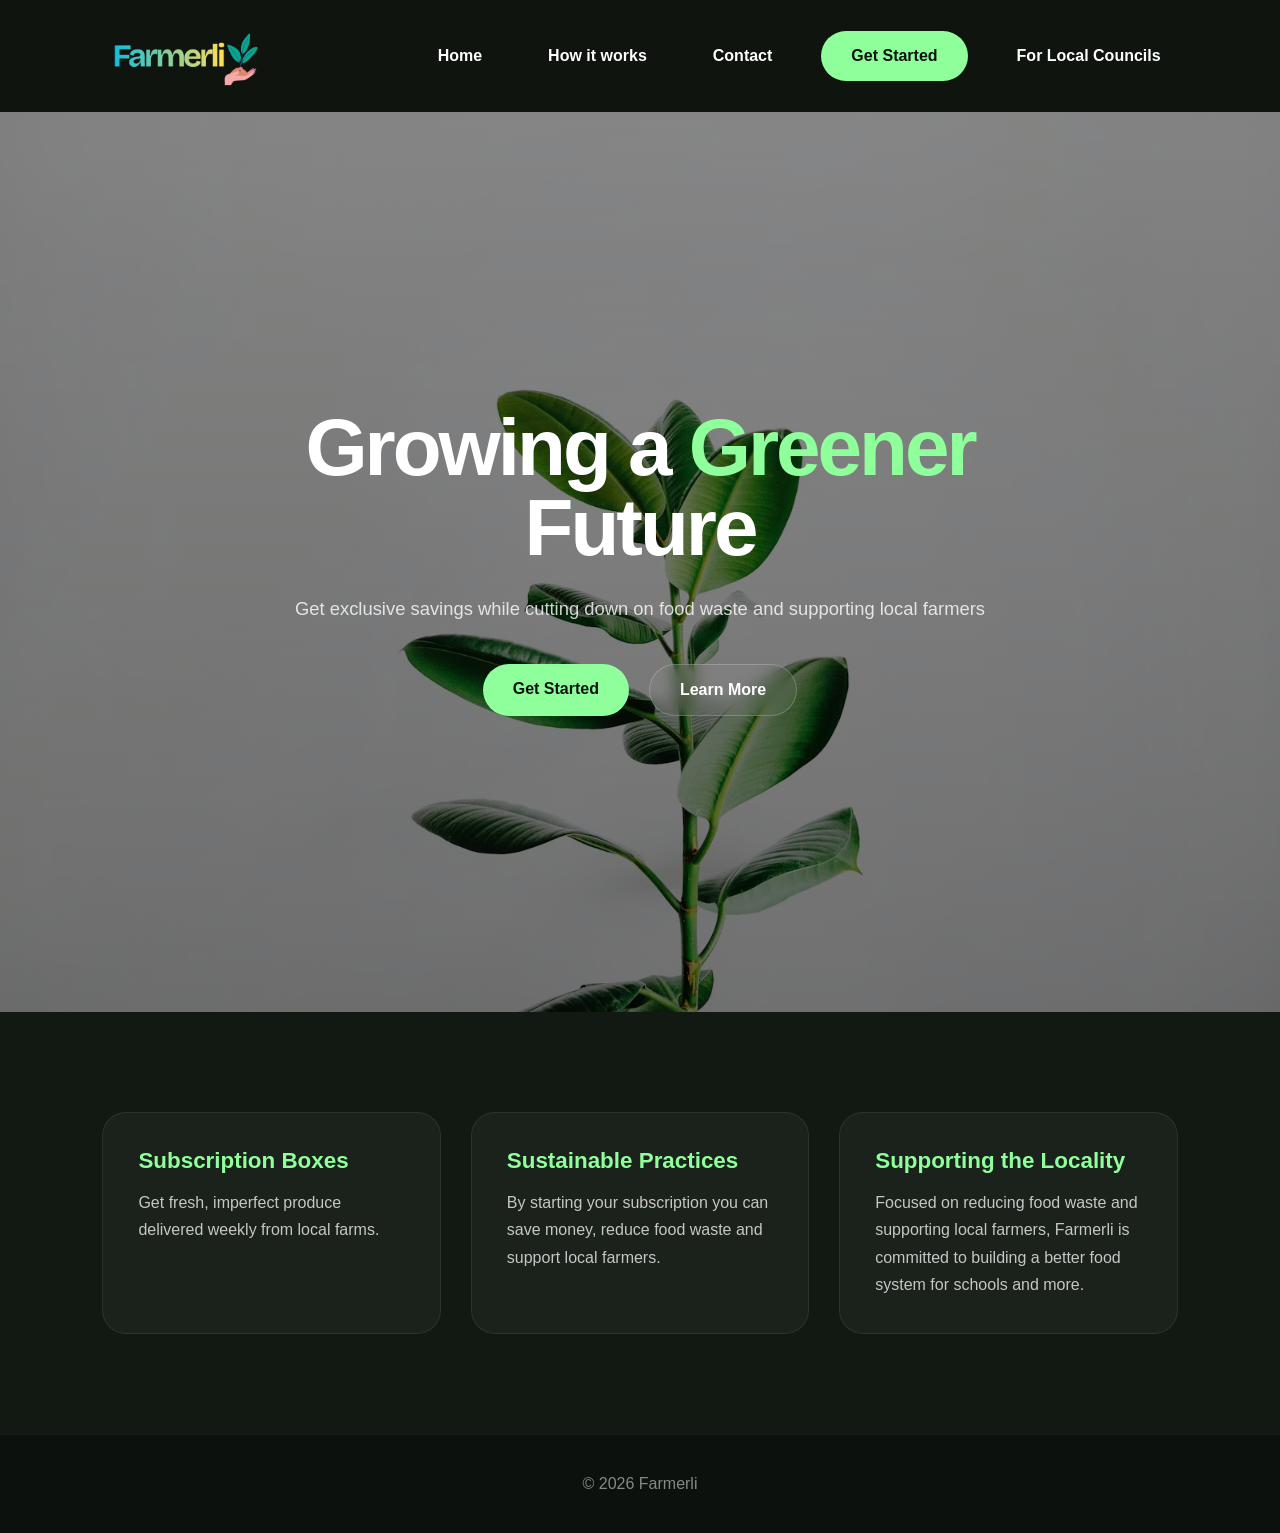
<file: index.html>
<!DOCTYPE html>
<html lang="en">
<head>
  <meta charset="UTF-8" />
  <meta name="viewport" content="width=device-width, initial-scale=1.0" />
  <title>Farmerli — Home</title>
    <link rel="stylesheet" href="styles.css">
  </head>
<body>

<button class="menu-btn" onclick="toggleDrawer()">
</button>

<div class="top">
  <img class="top-logo" src="images/farmerli_logo.png" alt="Farmerli Logo">
  <div class="top-links">
    <a href="index.html" class="top-btn">Home</a>
    <a href="how-it-works.html" class="top-btn">How it works</a>
    <a href="contact.html" class="top-btn">Contact</a>
    <a href="subscription.html" class="btn btn-primary">Get Started</a>
    <a class="top-btn" href="programmes.html">For Local Councils</a>
  </div>
</div>

<nav class="drawer" id="drawer">
  <img class="drawer-logo" src="images/farmerli_logo.png" alt="Farmerli Logo">

  <a href="index.html" class="drawer-btn">Home</a>
  <a href="how-it-works.html" class="drawer-btn">How it works</a>
  <a href="subscription.html" class="drawer-btn">Get Started</a>
  <a href="programmes.html" class="drawer-btn">For Local Councils</a>
  <a href="contact.html" class="drawer-btn">Contact</a>
</nav>

  <section class="hero">
    <img
      class="hero-image"
      src="images/plant-hero.jpg"
      alt="Fresh produce and plants"
    >

    <div class="hero-overlay"></div>

    <div class="hero-content">
      <h1>
        Growing a <span class="green-highlight">Greener</span> Future
      </h1>

      <p>
        Get exclusive savings while cutting down on food waste and supporting local farmers
      </p>

      <div class="hero-buttons">
        <a href="subscription.html" class="btn btn-primary">Get Started</a>
        <a href="how-it-works.html" class="btn btn-secondary">Learn More</a>
      </div>
    </div>

  </section>

  <section class="features">

    <div class="card">
      <h3>Subscription Boxes</h3>
      <p>
        Get fresh, imperfect produce delivered weekly from local farms.
      </p>
    </div>

    <div class="card">
      <h3>Sustainable Practices</h3>
      <p>
        By starting your subscription you can save money, reduce food waste and support local farmers. 
      </p>
    </div>

    <div class="card">
      <h3>Supporting the Locality</h3>
      <p>
        Focused on reducing food waste and supporting local farmers, Farmerli is committed to building a better food system for schools and more.
      </p>
    </div>

  </section>

  <footer class="legal-copy">
    © 2026 Farmerli
  </footer>
<script src="javascript/drawer.js"></script>
</body>
</html>
</file>
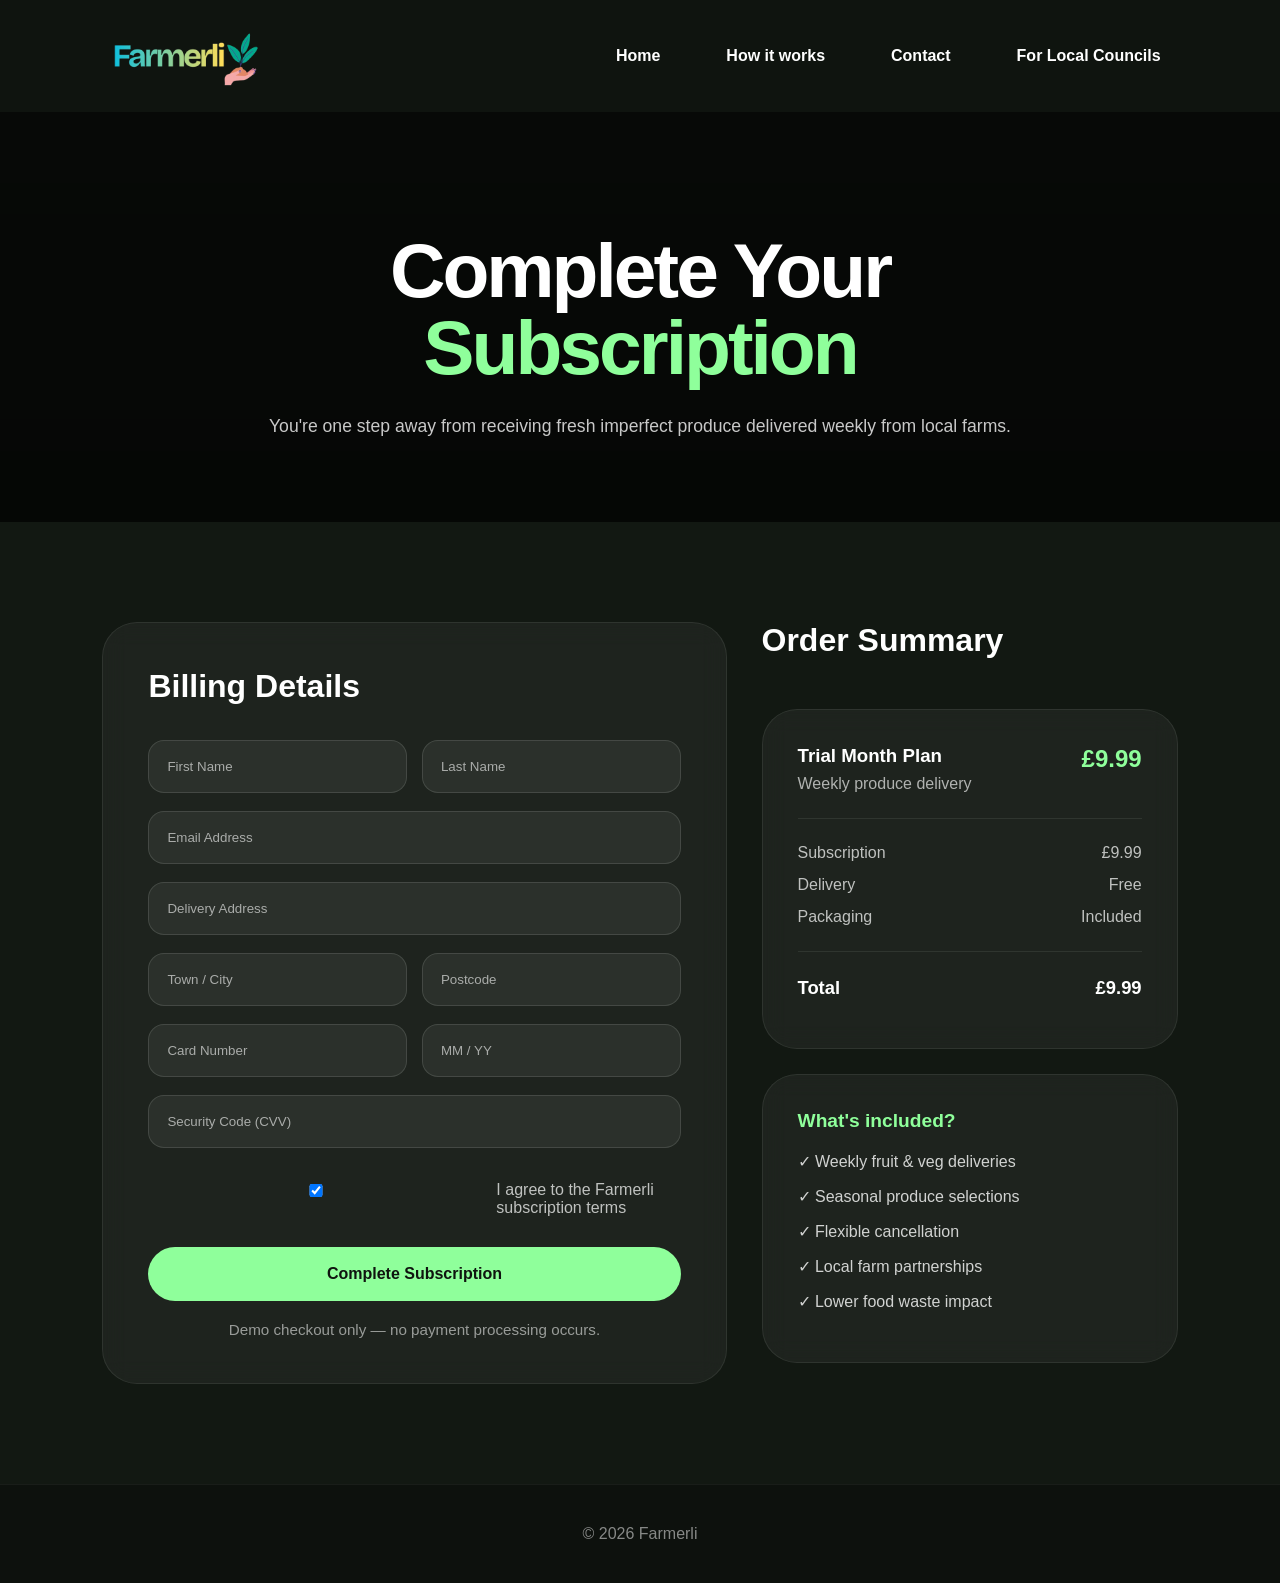
<file: checkout.html>
<!DOCTYPE html>
<html lang="en">
<head>
  <meta charset="UTF-8" />
  <meta name="viewport" content="width=device-width, initial-scale=1.0" />
  <title>Farmerli — Checkout</title>
  <link rel="stylesheet" href="styles.css" />
</head>
<body>

<!-- MOBILE MENU -->
<button class="menu-btn" onclick="toggleDrawer()"></button>

<!-- TOP NAV -->
<div class="top">
  <img class="top-logo" src="images/farmerli_logo.png" alt="Farmerli Logo">

  <div class="top-links">
    <a href="index.html" class="top-btn">Home</a>
    <a href="how-it-works.html" class="top-btn">How it works</a>
    <a href="contact.html" class="top-btn">Contact</a>
    <a href="programmes.html" class="top-btn">For Local Councils</a>
  </div>
</div>

<!-- MOBILE DRAWER -->
<nav class="drawer" id="drawer">
  <img class="drawer-logo" src="images/farmerli_logo.png" alt="Farmerli Logo">

  <a href="index.html" class="drawer-btn">Home</a>
  <a href="how-it-works.html" class="drawer-btn">How it works</a>
  <a href="programmes.html" class="drawer-btn">For Local Councils</a>
  <a href="contact.html" class="drawer-btn">Contact</a>
</nav>

<!-- HERO -->
<section class="checkout-hero">

  <div class="checkout-hero-content">
    <h1>
      Complete Your <span class="green-highlight">Subscription</span>
    </h1>

    <p>
      You're one step away from receiving fresh imperfect produce
      delivered weekly from local farms.
    </p>
  </div>

</section>

<!-- CHECKOUT -->
<section class="checkout-section">

  <!-- FORM -->
  <div class="checkout-form-box">

    <h2>Billing Details</h2>

    <form>

      <div class="checkout-row">
        <input type="text" placeholder="First Name">
        <input type="text" placeholder="Last Name">
      </div>

      <input type="email" placeholder="Email Address">

      <input type="text" placeholder="Delivery Address">

      <div class="checkout-row">
        <input type="text" placeholder="Town / City">
        <input type="text" placeholder="Postcode">
      </div>

      <div class="checkout-row">
        <input type="text" placeholder="Card Number">
        <input type="text" placeholder="MM / YY">
      </div>

      <input type="text" placeholder="Security Code (CVV)">

      <div class="fake-checkbox">
        <input type="checkbox" checked>
        <label>
          I agree to the Farmerli subscription terms
        </label>
      </div>

      <button type="button" class="checkout-btn">
        Complete Subscription
      </button>

      <p class="demo-note">
        Demo checkout only — no payment processing occurs.
      </p>

    </form>

  </div>

  <!-- SUMMARY -->
  <div class="summary-box">

    <h2>Order Summary</h2>

    <div class="summary-card">

      <div class="summary-top">
        <div>
          <h3>Trial Month Plan</h3>
          <p>Weekly produce delivery</p>
        </div>

        <span class="summary-price">
          £9.99
        </span>
      </div>

      <div class="summary-divider"></div>

      <div class="summary-row">
        <span>Subscription</span>
        <span>£9.99</span>
      </div>

      <div class="summary-row">
        <span>Delivery</span>
        <span>Free</span>
      </div>

      <div class="summary-row">
        <span>Packaging</span>
        <span>Included</span>
      </div>

      <div class="summary-divider"></div>

      <div class="summary-total">
        <span>Total</span>
        <span>£9.99</span>
      </div>

    </div>

    <div class="summary-info">

      <h4>What's included?</h4>

      <ul>
        <li>✓ Weekly fruit & veg deliveries</li>
        <li>✓ Seasonal produce selections</li>
        <li>✓ Flexible cancellation</li>
        <li>✓ Local farm partnerships</li>
        <li>✓ Lower food waste impact</li>
      </ul>

    </div>

  </div>

</section>

<footer class="legal-copy">
  © 2026 Farmerli
</footer>

<script src="javascript/drawer.js"></script>

</body>
</html>
</file>
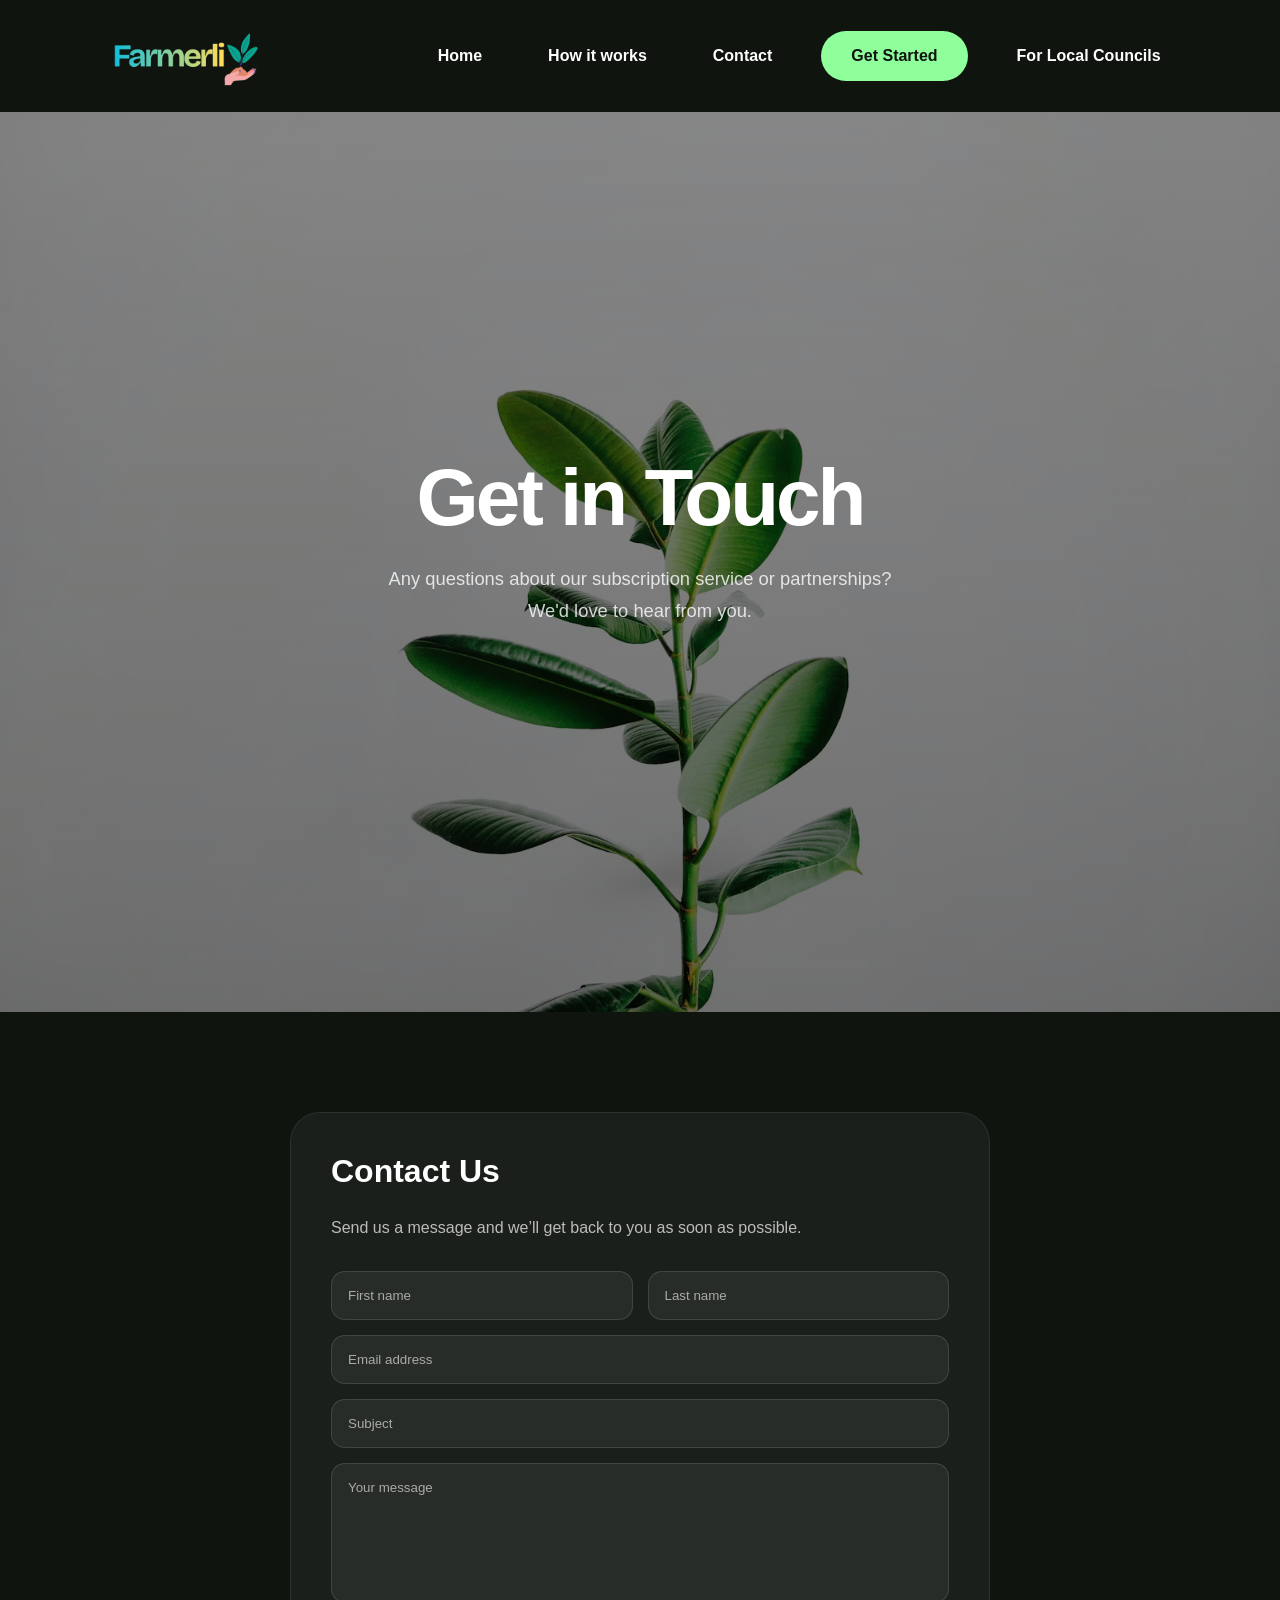
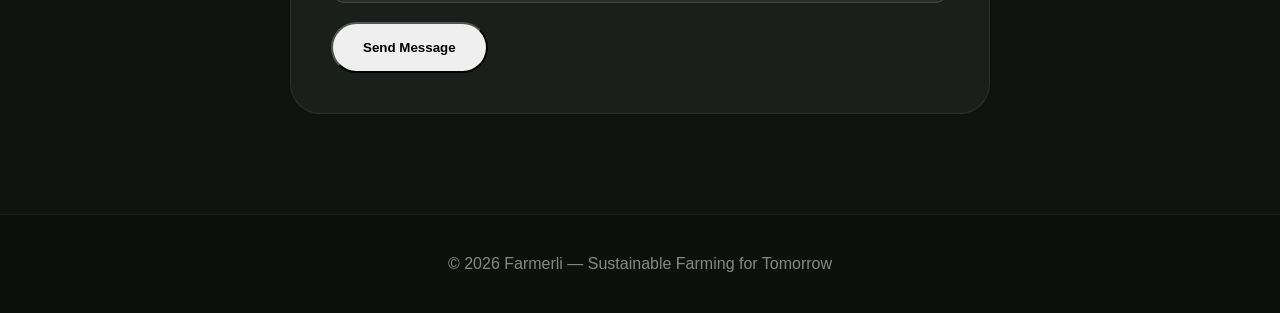
<file: contact.html>
<!DOCTYPE html>
<html lang="en">
<head>
    <meta charset="UTF-8" />
    <meta name="viewport" content="width=device-width, initial-scale=1.0" />
    <title>Farmerli — Contact</title>
    <link rel="stylesheet" href="styles.css">
    </head>
<body>

<button class="menu-btn" onclick="toggleDrawer()">
</button>

<div class="top">
  <img class="top-logo" src="images/farmerli_logo.png" alt="Farmerli Logo">
  <div class="top-links">
    <a href="index.html" class="top-btn">Home</a>
    <a href="how-it-works.html" class="top-btn">How it works</a>
    <a href="contact.html" class="top-btn">Contact</a>
    <a href="subscription.html" class="btn btn-primary">Get Started</a>
    <a class="top-btn" href="programmes.html">For Local Councils</a>
  </div>
</div>

<nav class="drawer" id="drawer">
  <img class="drawer-logo" src="images/farmerli_logo.png" alt="Farmerli Logo">

  <a href="index.html" class="drawer-btn">Home</a>
  <a href="how-it-works.html" class="drawer-btn">How it works</a>
  <a href="subscription.html" class="drawer-btn">Get Started</a>
  <a href="programmes.html" class="drawer-btn">For Local Councils</a>
  <a href="contact.html" class="drawer-btn">Contact</a>
</nav>

  <section class="hero">
    <img
      class="hero-image"
      src="images/plant-hero.jpg"
      alt="Fresh produce and plants"
    >

    <div class="hero-overlay"></div>
    <div class="hero-content">
      <h1>Get in <span>Touch</span></h1>
      <p>
        Any questions about our subscription service or partnerships?
        <br>
        We'd love to hear from you.
      </p>
    </div>
  </section>

  <section class="contact">
    <div class="form-box">

      <h2>Contact Us</h2>
      <p>
        Send us a message and we’ll get back to you as soon as possible.
      </p>

      <form>

        <div class="row">
          <input type="text" placeholder="First name" />
          <input type="text" placeholder="Last name" />
        </div>

        <input type="email" placeholder="Email address" />

        <input type="text" placeholder="Subject" />

        <textarea placeholder="Your message"></textarea>

        <button class="btn" type="submit">Send Message</button>

      </form>

    </div>
  </section>

  <footer>
    © 2026 Farmerli — Sustainable Farming for Tomorrow
  </footer>

</body>
</html>
</file>
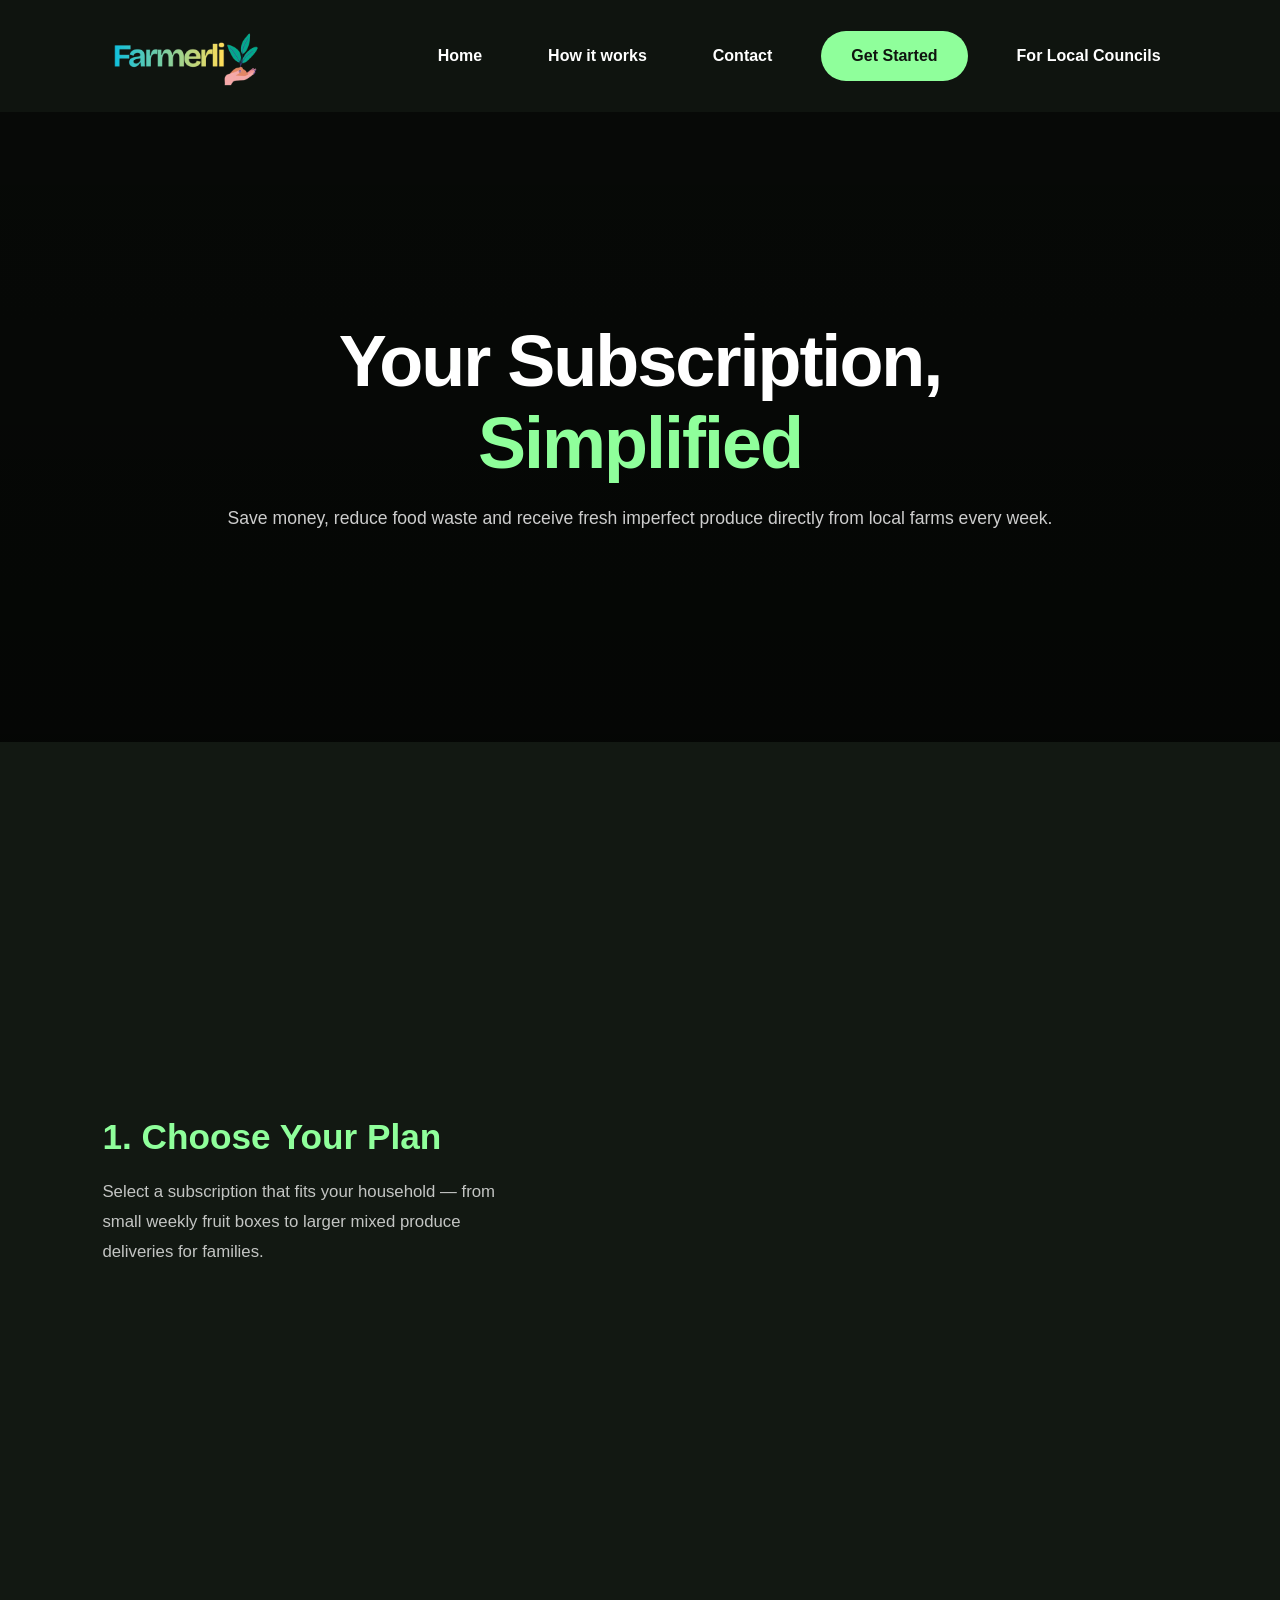
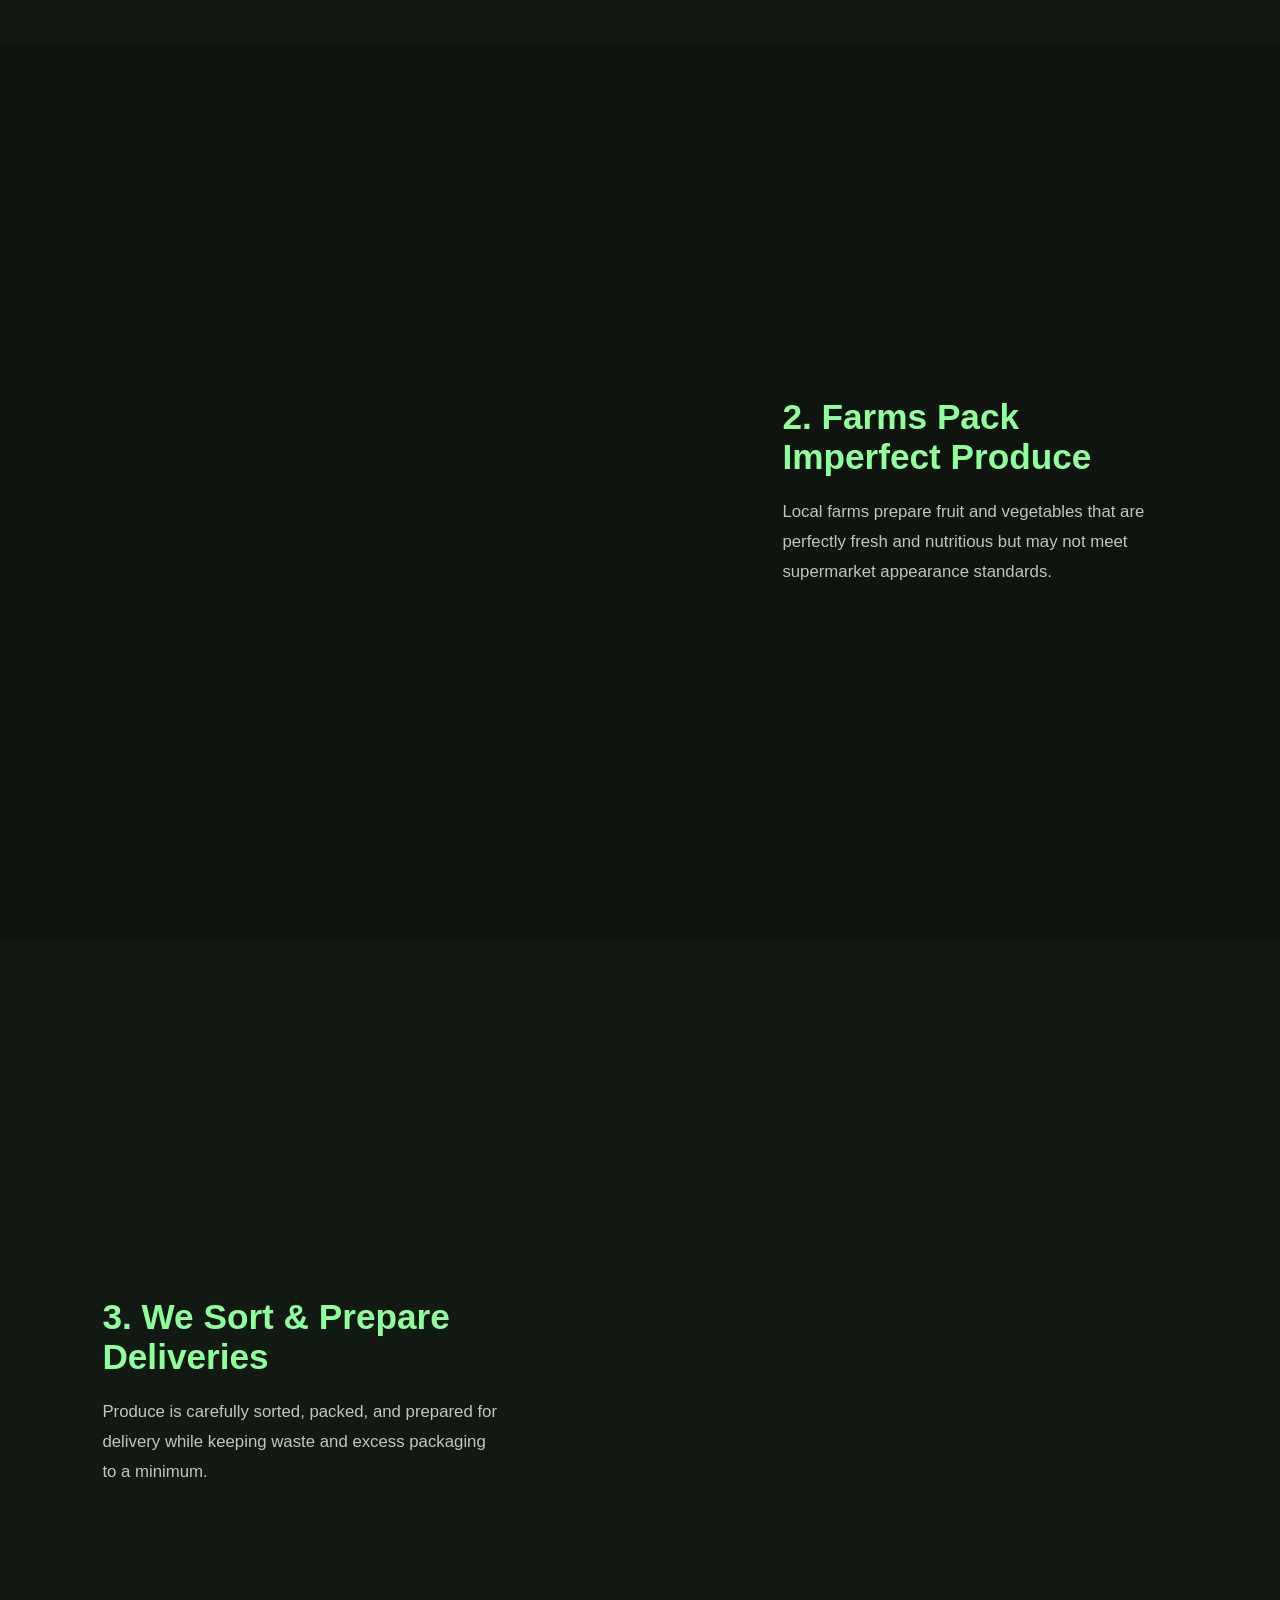
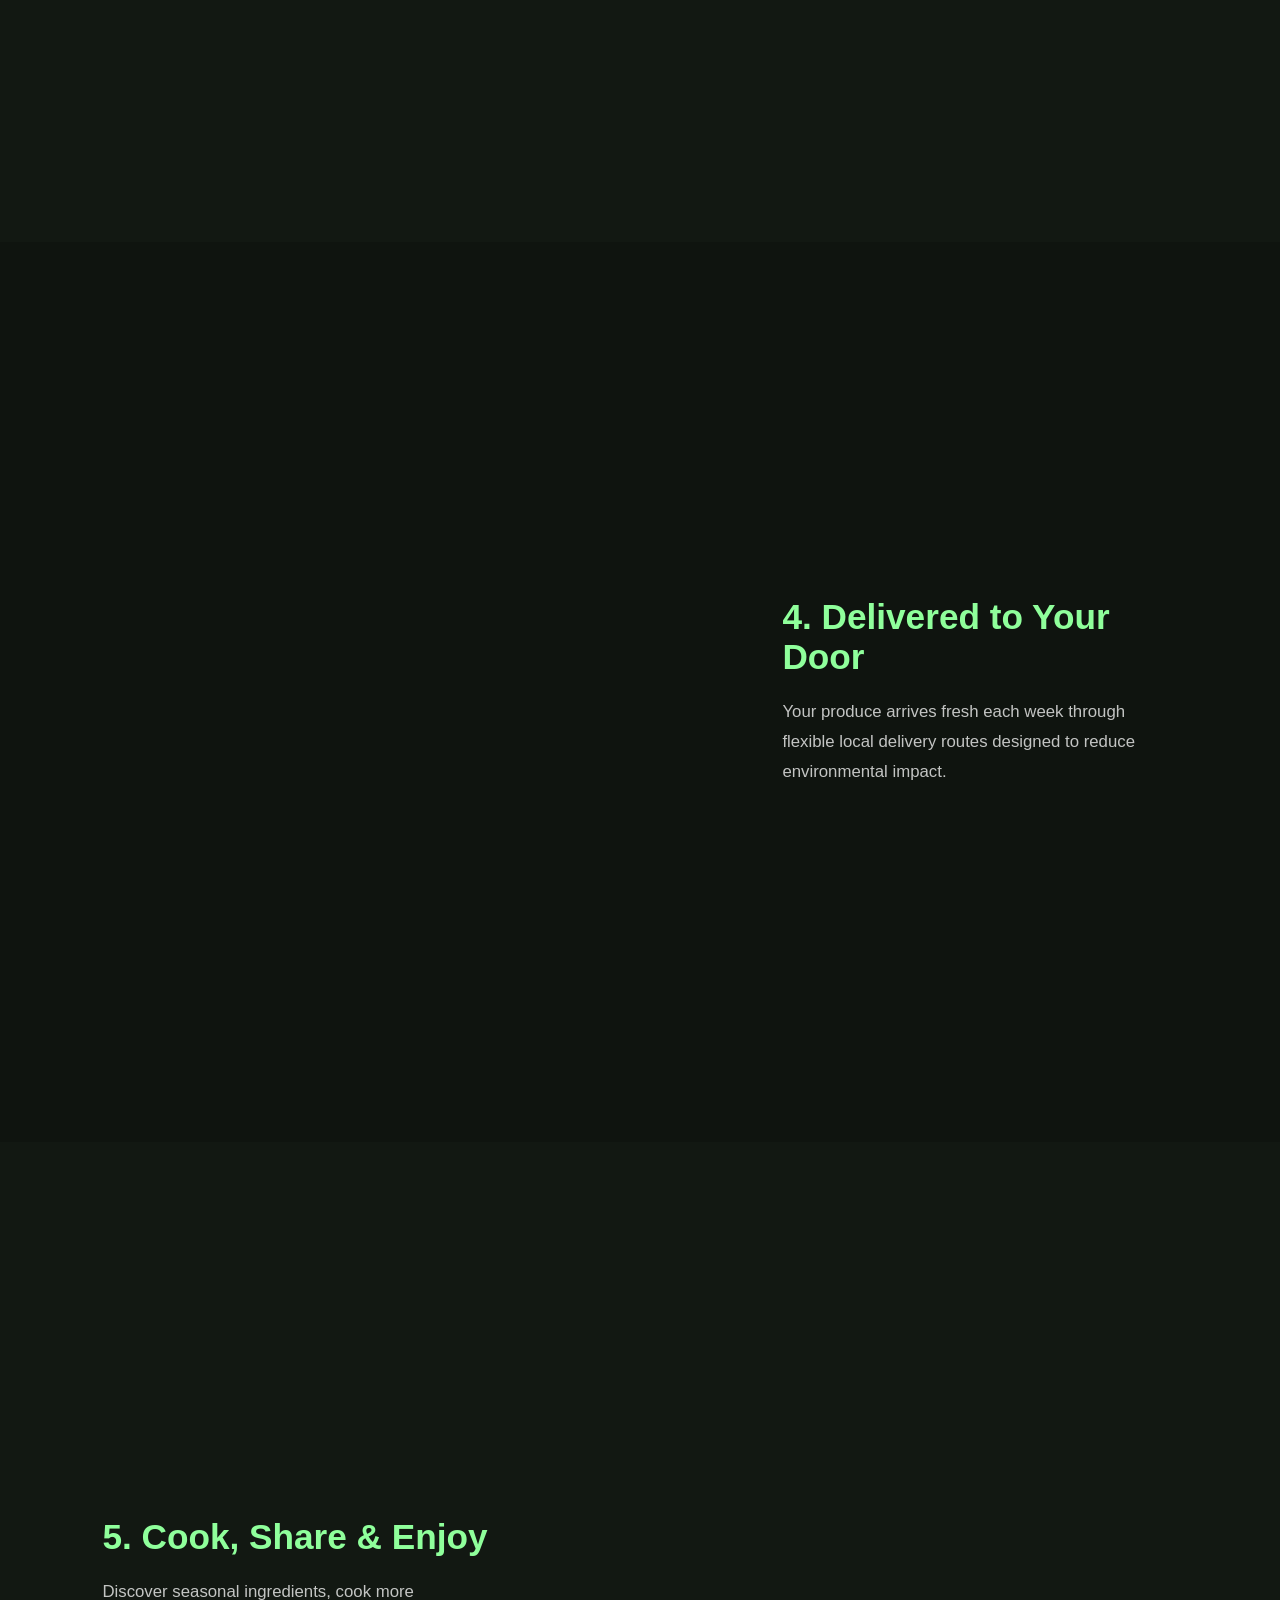
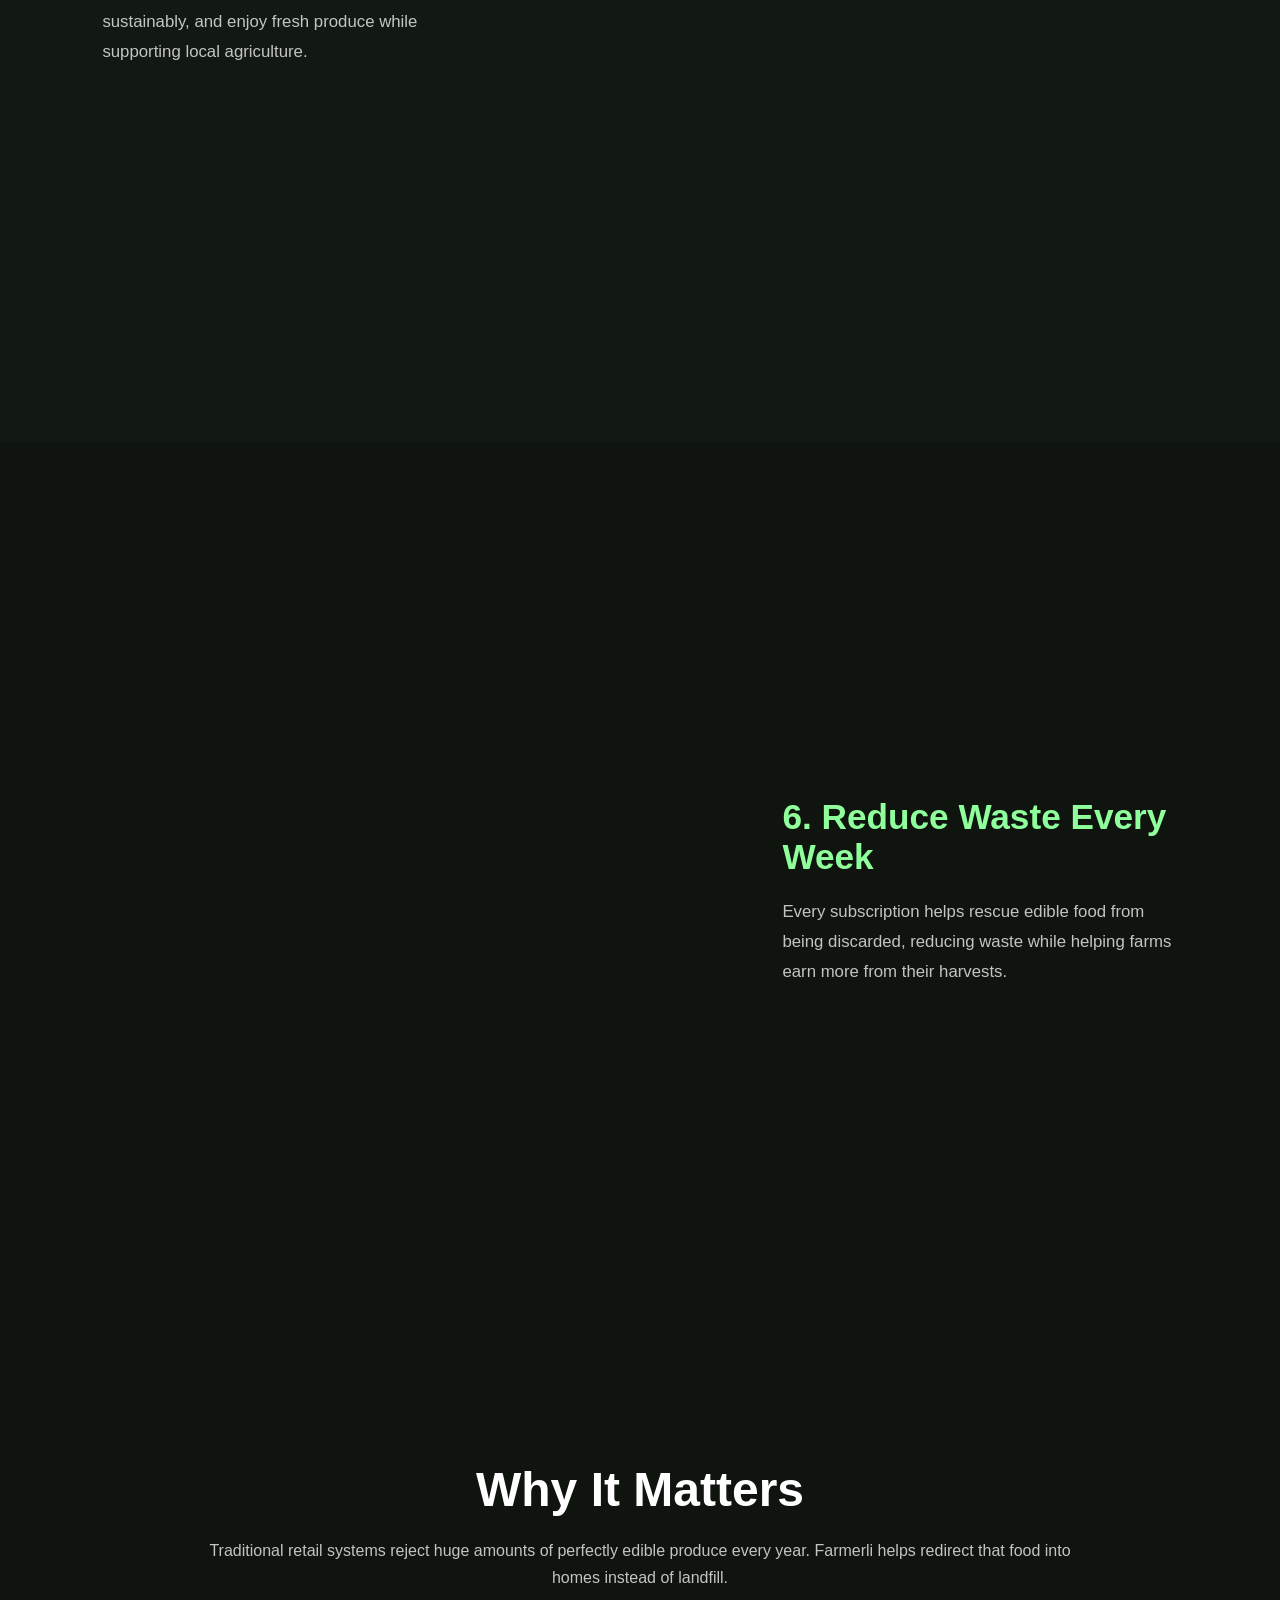
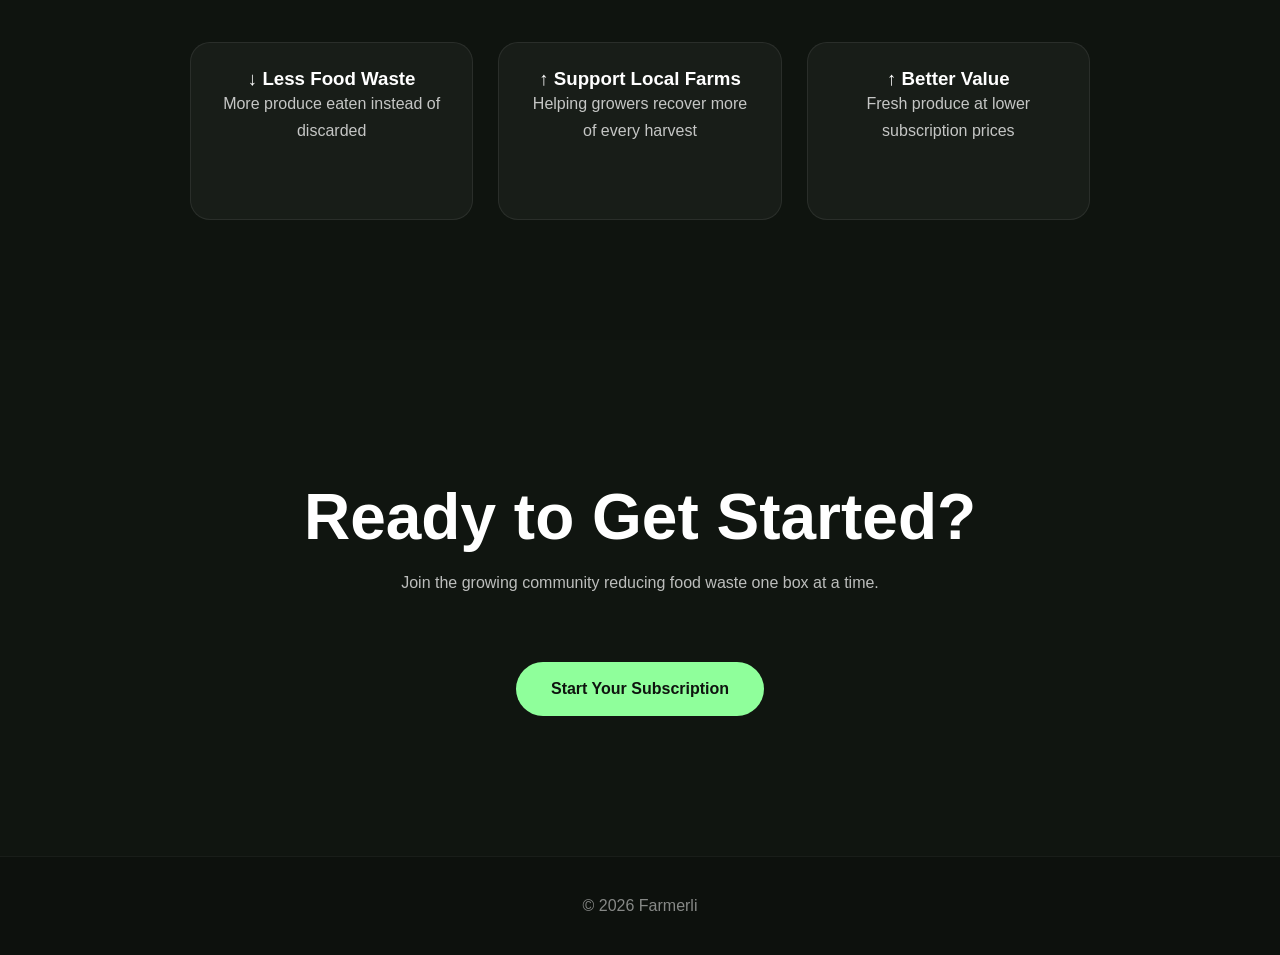
<file: how-it-works.html>
<!DOCTYPE html>
<html lang="en">
<head>
  <meta charset="UTF-8" />
  <meta name="viewport" content="width=device-width, initial-scale=1.0" />
  <title>Farmerli — How Your Subscription Works</title>
  <link rel="stylesheet" href="styles.css" />
</head>

<body>

<button class="menu-btn" onclick="toggleDrawer()">
</button>

<div class="top">
  <img class="top-logo" src="images/farmerli_logo.png" alt="Farmerli Logo">
  <div class="top-links">
    <a href="index.html" class="top-btn">Home</a>
    <a href="how-it-works.html" class="top-btn">How it works</a>
    <a href="contact.html" class="top-btn">Contact</a>
    <a href="subscription.html" class="btn btn-primary">Get Started</a>
    <a class="top-btn" href="programmes.html">For Local Councils</a>
  </div>
</div>

<nav class="drawer" id="drawer">
  <img class="drawer-logo" src="images/farmerli_logo.png" alt="Farmerli Logo">

  <a href="index.html" class="drawer-btn">Home</a>
  <a href="how-it-works.html" class="drawer-btn">How it works</a>
  <a href="subscription.html" class="drawer-btn">Get Started</a>
  <a href="programmes.html" class="drawer-btn">For Local Councils</a>
  <a href="contact.html" class="drawer-btn">Contact</a>
</nav>

  <!-- HERO -->
  <section class="hiw-hero consumer-hero">
    <div class="hiw-hero-content">
      <h1>
        Your Subscription, <span class="green-highlight">Simplified</span>
      </h1>

      <p>
        Save money, reduce food waste and receive fresh imperfect produce directly from local farms every week.
      </p>
    </div>
  </section>

  <section class="hiw-flow">

    <div class="hiw-row">
      <div class="hiw-text">
        <h3>1. Choose Your Plan</h3>

        <p>
          Select a subscription that fits your household — from small weekly
          fruit boxes to larger mixed produce deliveries for families.
        </p>
      </div>

      <div
        class="hiw-image"
        style="background-image:url('https://images.unsplash.com/photo-1542838132-92c53300491e?q=80&w=1600&auto=format&fit=crop');">
      </div>
    </div>

    <div class="hiw-row reverse">
      <div class="hiw-text">
        <h3>2. Farms Pack Imperfect Produce</h3>

        <p>
          Local farms prepare fruit and vegetables that are perfectly fresh and
          nutritious but may not meet supermarket appearance standards.
        </p>
      </div>

      <div
        class="hiw-image"
        style="background-image:url('https://images.unsplash.com/photo-1500937386664-56d1dfef3854?q=80&w=1600&auto=format&fit=crop');">
      </div>
    </div>

    <div class="hiw-row">
      <div class="hiw-text">
        <h3>3. We Sort & Prepare Deliveries</h3>

        <p>
          Produce is carefully sorted, packed, and prepared for delivery while
          keeping waste and excess packaging to a minimum.
        </p>
      </div>

      <div
        class="hiw-image"
        style="background-image:url('https://images.unsplash.com/photo-1520607162513-77705c0f0d4a?q=80&w=1600&auto=format&fit=crop');">
      </div>
    </div>

    <div class="hiw-row reverse">
      <div class="hiw-text">
        <h3>4. Delivered to Your Door</h3>

        <p>
          Your produce arrives fresh each week through flexible local delivery
          routes designed to reduce environmental impact.
        </p>
      </div>

      <div
        class="hiw-image"
        style="background-image:url('https://images.unsplash.com/photo-1521791136064-7986c2920216?q=80&w=1600&auto=format&fit=crop');">
      </div>
    </div>

    <div class="hiw-row">
      <div class="hiw-text">
        <h3>5. Cook, Share & Enjoy</h3>

        <p>
          Discover seasonal ingredients, cook more sustainably, and enjoy fresh
          produce while supporting local agriculture.
        </p>
      </div>

      <div
        class="hiw-image"
        style="background-image:url('https://images.unsplash.com/photo-1490645935967-10de6ba17061?q=80&w=1600&auto=format&fit=crop');">
      </div>
    </div>

    <div class="hiw-row reverse">
      <div class="hiw-text">
        <h3>6. Reduce Waste Every Week</h3>

        <p>
          Every subscription helps rescue edible food from being discarded,
          reducing waste while helping farms earn more from their harvests.
        </p>
      </div>

      <div
        class="hiw-image"
        style="background-image:url('https://images.unsplash.com/photo-1488459716781-31db52582fe9?q=80&w=1600&auto=format&fit=crop');">
      </div>
    </div>

  </section>

  <section class="hiw-impact">
    <div class="hiw-impact-box">

      <h2>Why It Matters</h2>

      <p>
        Traditional retail systems reject huge amounts of perfectly edible
        produce every year. Farmerli helps redirect that food into homes instead
        of landfill.
      </p>

      <div class="hiw-stats">

        <div>
          <h3>↓ Less Food Waste</h3>
          <p>More produce eaten instead of discarded</p>
        </div>

        <div>
          <h3>↑ Support Local Farms</h3>
          <p>Helping growers recover more of every harvest</p>
        </div>

        <div>
          <h3>↑ Better Value</h3>
          <p>Fresh produce at lower subscription prices</p>
        </div>

      </div>

    </div>
  </section>

  <section class="pricing">
    <h2>Ready to Get Started?</h2>

    <p>
      Join the growing community reducing food waste one box at a time.
    </p>

    <a href="subscription.html" class="subscribe-btn">
      Start Your Subscription
    </a>
  </section>

  <footer class="legal-copy">
    © 2026 Farmerli
  </footer>

</body>
</html>
</file>
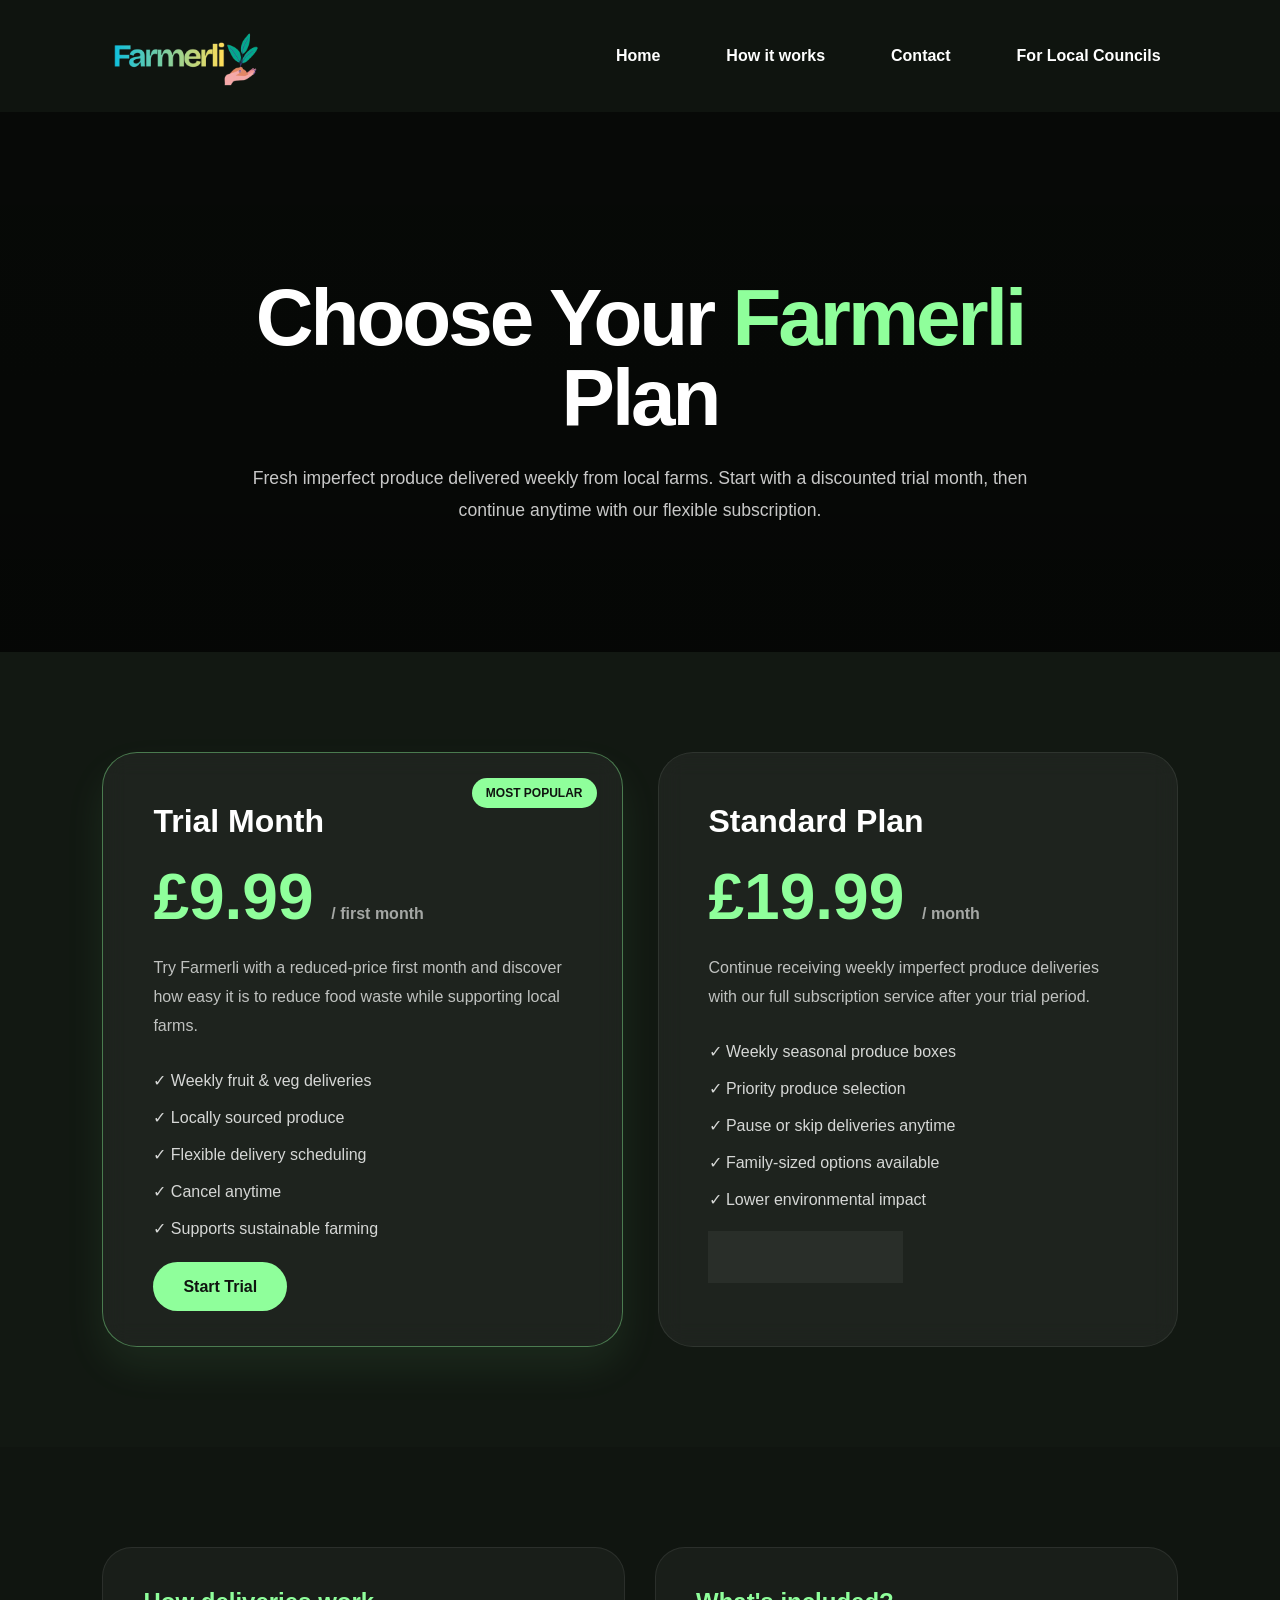
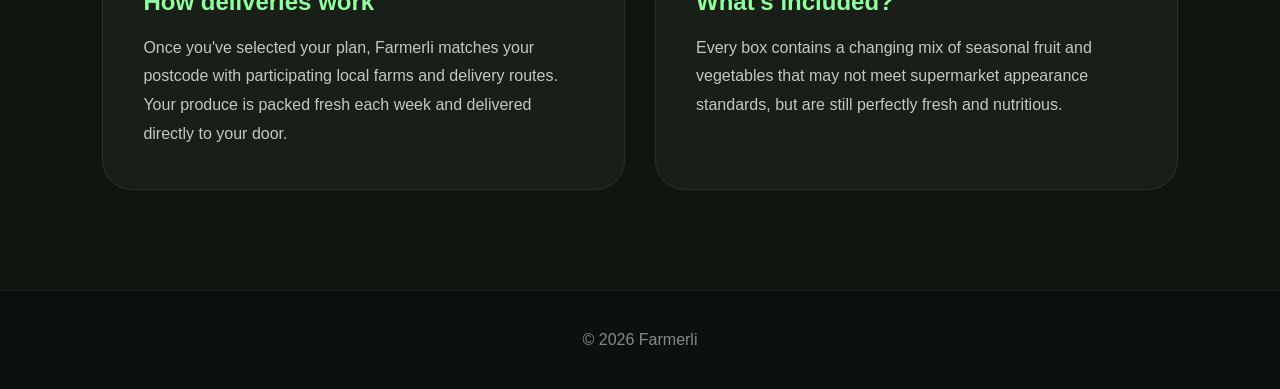
<file: plan-selection.html>
<!DOCTYPE html>
<html lang="en">
<head>
  <meta charset="UTF-8" />
  <meta name="viewport" content="width=device-width, initial-scale=1.0" />
  <title>Farmerli — Choose Your Plan</title>
  <link rel="stylesheet" href="styles.css" />
</head>
<body>

<button class="menu-btn" onclick="toggleDrawer()"></button>

<div class="top">
  <img class="top-logo" src="images/farmerli_logo.png" alt="Farmerli Logo">

  <div class="top-links">
    <a href="index.html" class="top-btn">Home</a>
    <a href="how-it-works.html" class="top-btn">How it works</a>
    <a href="contact.html" class="top-btn">Contact</a>
    <a href="programmes.html" class="top-btn">For Local Councils</a>
  </div>
</div>

<nav class="drawer" id="drawer">
  <img class="drawer-logo" src="images/farmerli_logo.png" alt="Farmerli Logo">

  <a href="index.html" class="drawer-btn">Home</a>
  <a href="how-it-works.html" class="drawer-btn">How it works</a>
  <a href="programmes.html" class="drawer-btn">For Local Councils</a>
  <a href="contact.html" class="drawer-btn">Contact</a>
</nav>

<section class="plans-hero">
  <div class="plans-hero-content">
    <h1>
      Choose Your <span class="green-highlight">Farmerli</span> Plan
    </h1>

    <p>
      Fresh imperfect produce delivered weekly from local farms.
      Start with a discounted trial month, then continue anytime
      with our flexible subscription.
    </p>
  </div>
</section>

<section class="plan-selection">

  <div class="plan-card featured-plan">

    <div class="plan-badge">
      MOST POPULAR
    </div>

    <h2>Trial Month</h2>

    <div class="plan-price">
      £9.99
      <span>/ first month</span>
    </div>

    <p class="plan-description">
      Try Farmerli with a reduced-price first month and discover
      how easy it is to reduce food waste while supporting local farms.
    </p>

    <ul class="plan-features">
      <li>✓ Weekly fruit & veg deliveries</li>
      <li>✓ Locally sourced produce</li>
      <li>✓ Flexible delivery scheduling</li>
      <li>✓ Cancel anytime</li>
      <li>✓ Supports sustainable farming</li>
    </ul>

    <a href="checkout.html" class="btn btn-primary">
      Start Trial
    </a>
  </div>

  <!-- STANDARD PLAN -->
  <div class="plan-card">

    <h2>Standard Plan</h2>

    <div class="plan-price">
      £19.99
      <span>/ month</span>
    </div>

    <p class="plan-description">
      Continue receiving weekly imperfect produce deliveries
      with our full subscription service after your trial period.
    </p>

    <ul class="plan-features">
      <li>✓ Weekly seasonal produce boxes</li>
      <li>✓ Priority produce selection</li>
      <li>✓ Pause or skip deliveries anytime</li>
      <li>✓ Family-sized options available</li>
      <li>✓ Lower environmental impact</li>
    </ul>

    <a href="checkout.html" class="btn btn-secondary">
      Choose Standard
    </a>
  </div>

</section>

<!-- INFO -->
<section class="plan-info">

  <div class="info-box">
    <h3>How deliveries work</h3>

    <p>
      Once you've selected your plan, Farmerli matches your
      postcode with participating local farms and delivery routes.
      Your produce is packed fresh each week and delivered directly
      to your door.
    </p>
  </div>

  <div class="info-box">
    <h3>What's included?</h3>

    <p>
      Every box contains a changing mix of seasonal fruit and
      vegetables that may not meet supermarket appearance standards,
      but are still perfectly fresh and nutritious.
    </p>
  </div>

</section>

<footer class="legal-copy">
  © 2026 Farmerli
</footer>

<script src="javascript/drawer.js"></script>

</body>
</html>
</file>
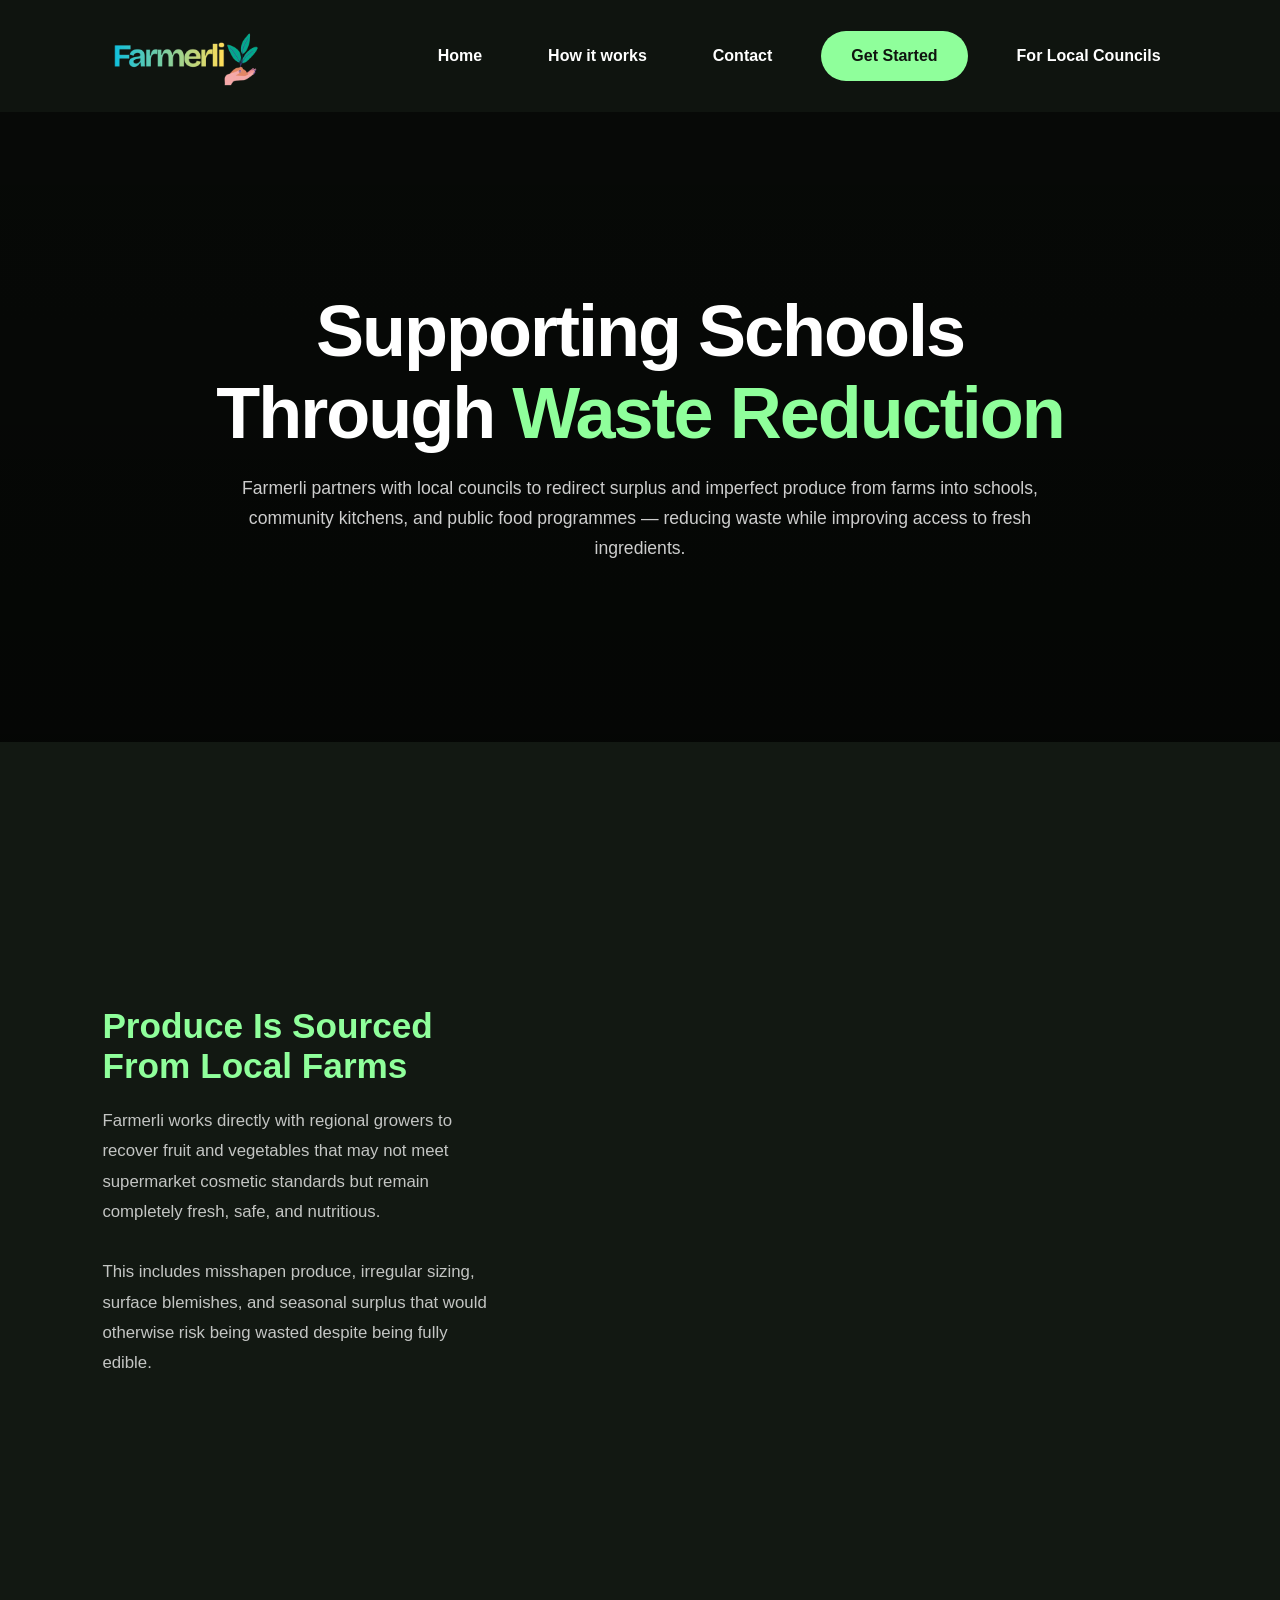
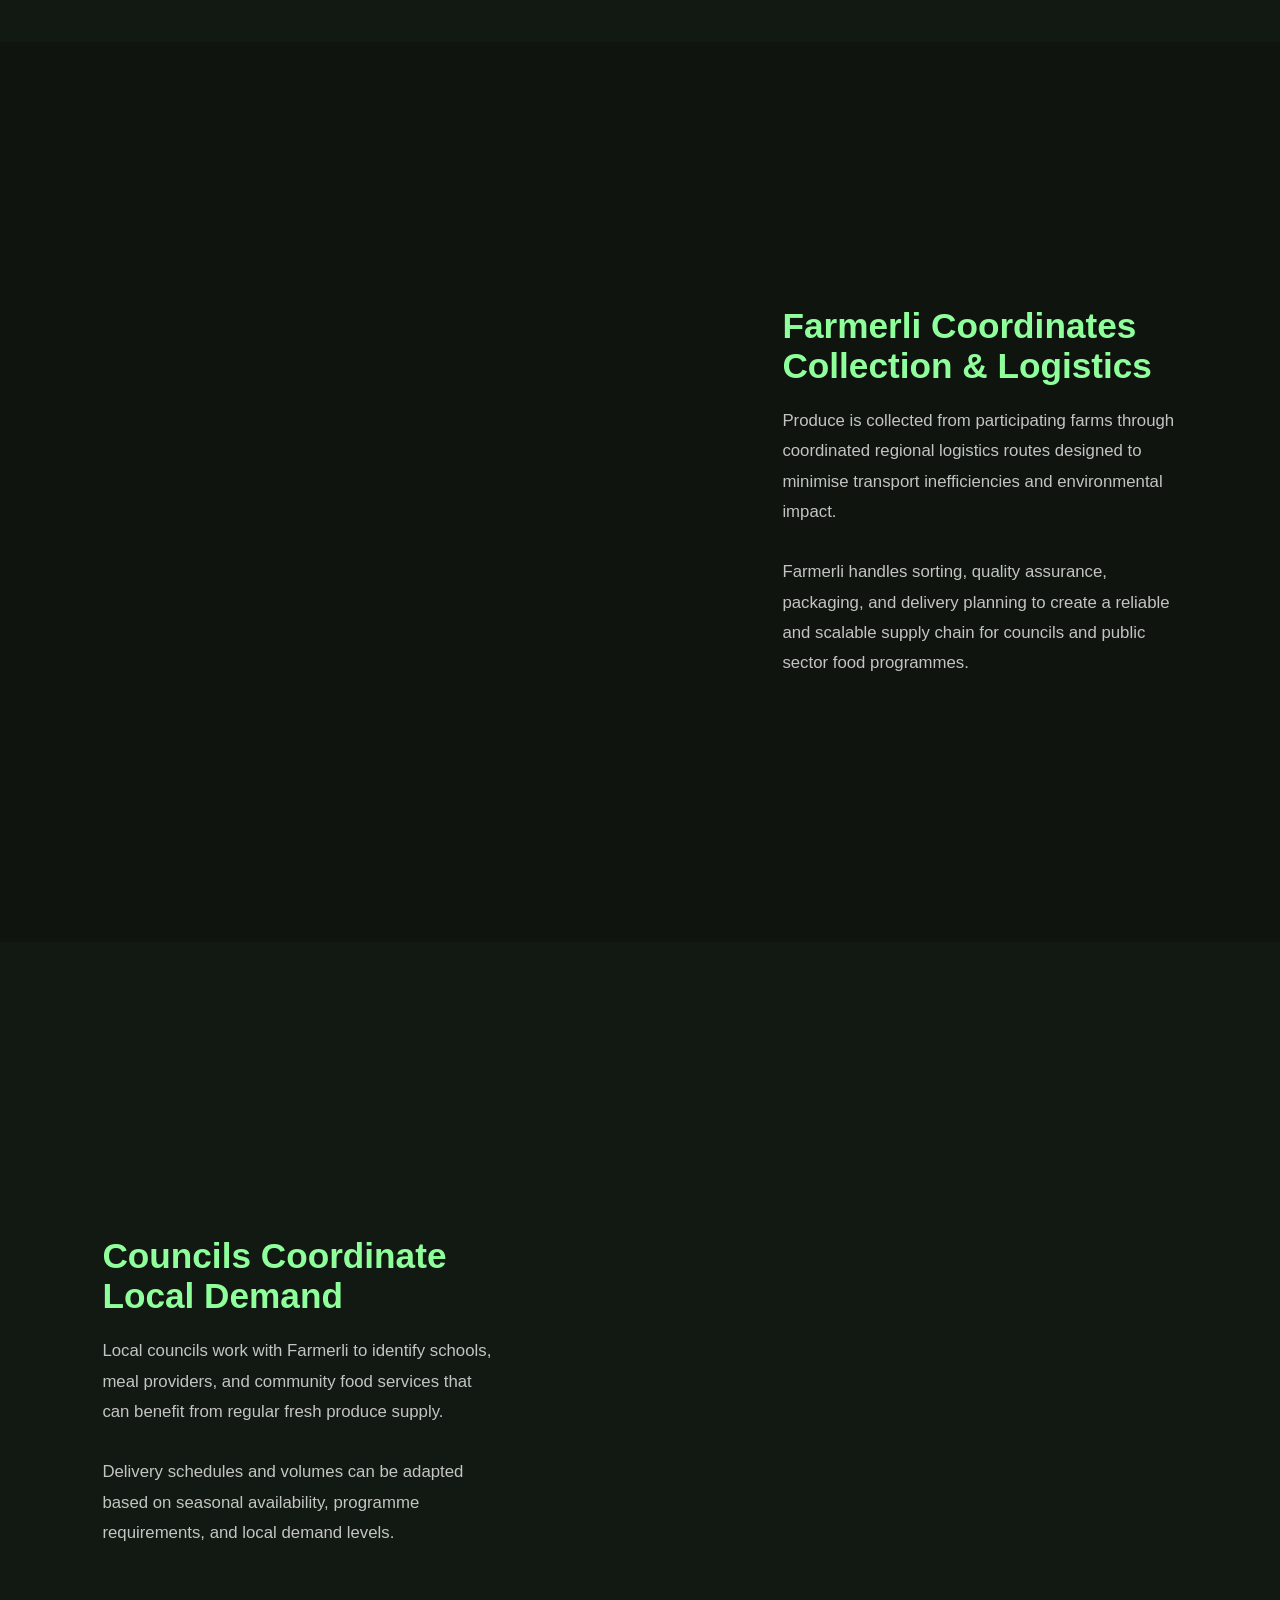
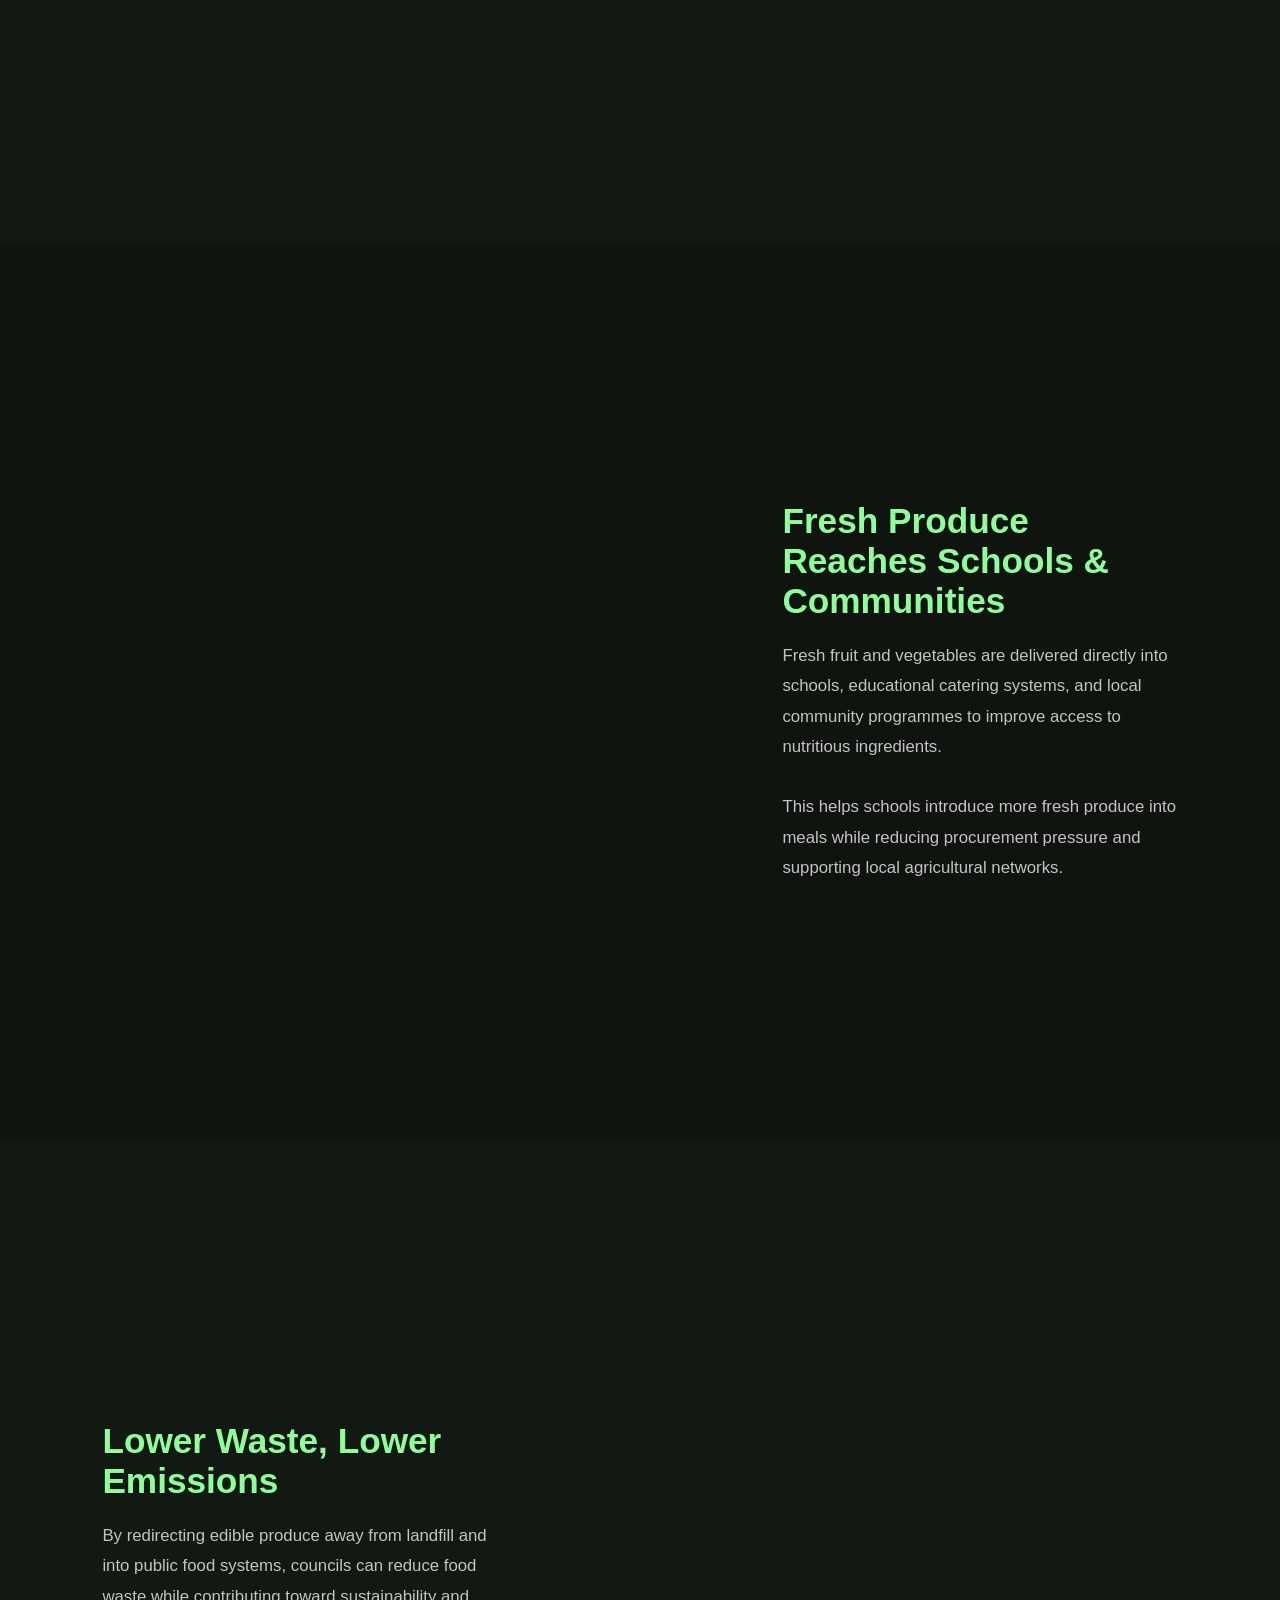
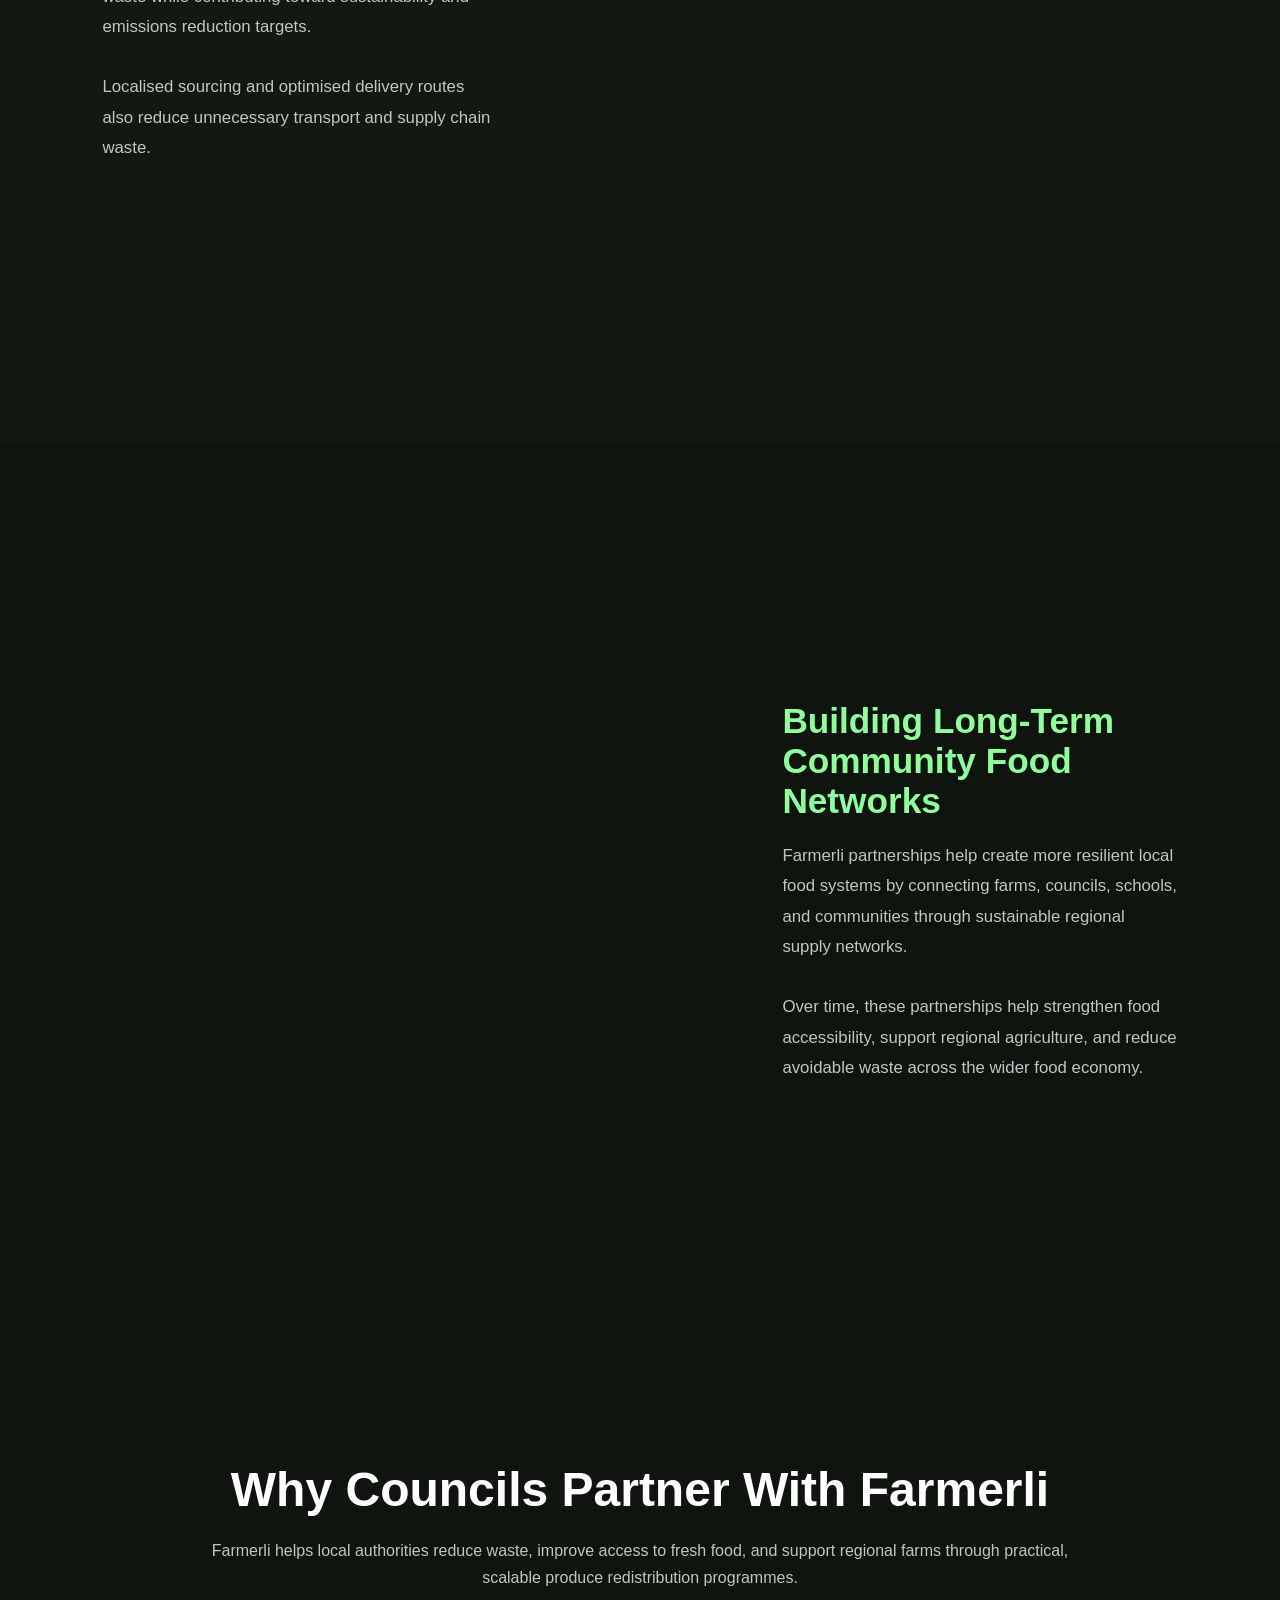
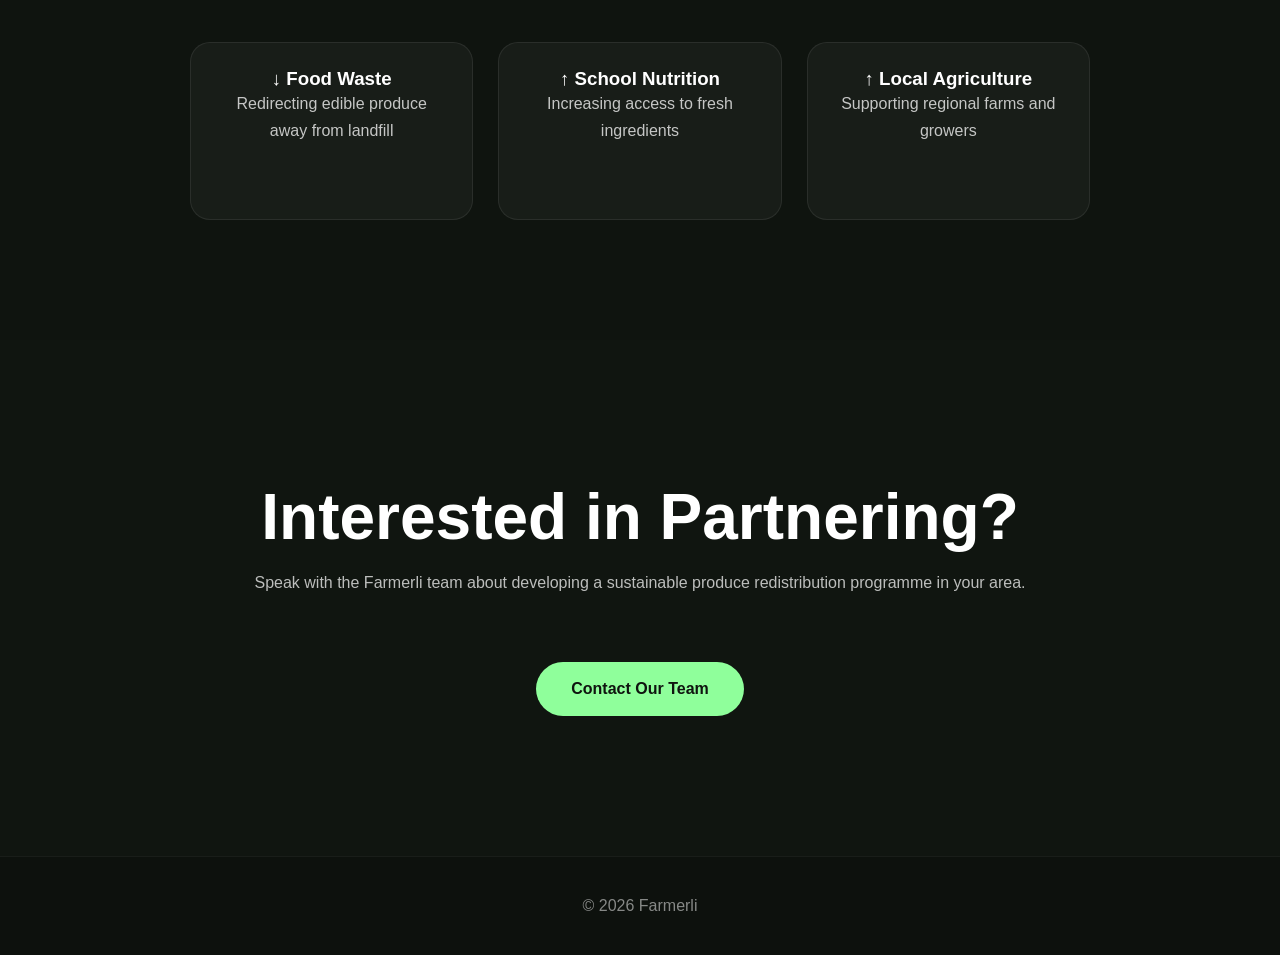
<file: programmes.html>
<!DOCTYPE html>
<html lang="en">
<head>
  <meta charset="UTF-8" />
  <meta name="viewport" content="width=device-width, initial-scale=1.0" />

  <title>Farmerli — Local Council Partnerships</title>

  <link rel="stylesheet" href="styles.css">
</head>

<body>

<button class="menu-btn" onclick="toggleDrawer()">
</button>

<div class="top">
  <img class="top-logo" src="images/farmerli_logo.png" alt="Farmerli Logo">

  <div class="top-links">
    <a href="index.html" class="top-btn">Home</a>
    <a href="how-it-works.html" class="top-btn">How it works</a>
    <a href="contact.html" class="top-btn">Contact</a>
    <a href="subscription.html" class="btn btn-primary">Get Started</a>
    <a class="top-btn" href="programmes.html">For Local Councils</a>
  </div>
</div>

<nav class="drawer" id="drawer">
  <img class="drawer-logo" src="images/farmerli_logo.png" alt="Farmerli Logo">

  <a href="index.html" class="drawer-btn">Home</a>
  <a href="how-it-works.html" class="drawer-btn">How it works</a>
  <a href="subscription.html" class="drawer-btn">Get Started</a>
  <a href="programmes.html" class="drawer-btn">For Local Councils</a>
  <a href="contact.html" class="drawer-btn">Contact</a>
</nav>

<section class="hiw-hero council-hero">

  <div class="hiw-hero-content">

    <h1>
      Supporting Schools Through
      <span class="green-highlight">Waste Reduction</span>
    </h1>

    <p>
      Farmerli partners with local councils to redirect surplus and imperfect
      produce from farms into schools, community kitchens, and public food
      programmes — reducing waste while improving access to fresh ingredients.
    </p>

  </div>

</section>

<section class="hiw-flow">

  <div class="hiw-row">

    <div class="hiw-text">

      <h3>Produce Is Sourced From Local Farms</h3>

      <p>
        Farmerli works directly with regional growers to recover fruit and
        vegetables that may not meet supermarket cosmetic standards but remain
        completely fresh, safe, and nutritious.
        <br><br>
        This includes misshapen produce, irregular sizing, surface blemishes,
        and seasonal surplus that would otherwise risk being wasted despite
        being fully edible.
      </p>

    </div>

    <div
      class="hiw-image"
      style="background-image:url('https://images.unsplash.com/photo-1500937386664-56d1dfef3854?q=80&w=1600&auto=format&fit=crop');">
    </div>

  </div>

  <div class="hiw-row reverse">

    <div class="hiw-text">

      <h3>Farmerli Coordinates Collection & Logistics</h3>

      <p>
        Produce is collected from participating farms through coordinated
        regional logistics routes designed to minimise transport inefficiencies
        and environmental impact.
        <br><br>
        Farmerli handles sorting, quality assurance, packaging, and delivery
        planning to create a reliable and scalable supply chain for councils
        and public sector food programmes.
      </p>

    </div>

    <div
      class="hiw-image"
      style="background-image:url('https://images.unsplash.com/photo-1521791136064-7986c2920216?q=80&w=1600&auto=format&fit=crop');">
    </div>

  </div>

  <div class="hiw-row">

    <div class="hiw-text">

      <h3>Councils Coordinate Local Demand</h3>

      <p>
        Local councils work with Farmerli to identify schools, meal providers,
        and community food services that can benefit from regular fresh produce
        supply.
        <br><br>
        Delivery schedules and volumes can be adapted based on seasonal
        availability, programme requirements, and local demand levels.
      </p>

    </div>

    <div
      class="hiw-image"
      style="background-image:url('https://images.unsplash.com/photo-1517048676732-d65bc937f952?q=80&w=1600&auto=format&fit=crop');">
    </div>

  </div>

  <div class="hiw-row reverse">

    <div class="hiw-text">

      <h3>Fresh Produce Reaches Schools & Communities</h3>

      <p>
        Fresh fruit and vegetables are delivered directly into schools,
        educational catering systems, and local community programmes to improve
        access to nutritious ingredients.
        <br><br>
        This helps schools introduce more fresh produce into meals while
        reducing procurement pressure and supporting local agricultural
        networks.
      </p>

    </div>

    <div
      class="hiw-image"
      style="background-image:url('https://images.unsplash.com/photo-1607746882042-944635dfe10e?q=80&w=1600&auto=format&fit=crop');">
    </div>

  </div>

  <div class="hiw-row">

    <div class="hiw-text">

      <h3>Lower Waste, Lower Emissions</h3>

      <p>
        By redirecting edible produce away from landfill and into public food
        systems, councils can reduce food waste while contributing toward
        sustainability and emissions reduction targets.
        <br><br>
        Localised sourcing and optimised delivery routes also reduce unnecessary
        transport and supply chain waste.
      </p>

    </div>

    <div
      class="hiw-image"
      style="background-image:url('https://images.unsplash.com/photo-1488459716781-31db52582fe9?q=80&w=1600&auto=format&fit=crop');">
    </div>

  </div>

  <!-- STEP 6 -->
  <div class="hiw-row reverse">

    <div class="hiw-text">

      <h3>Building Long-Term Community Food Networks</h3>

      <p>
        Farmerli partnerships help create more resilient local food systems by
        connecting farms, councils, schools, and communities through sustainable
        regional supply networks.
        <br><br>
        Over time, these partnerships help strengthen food accessibility,
        support regional agriculture, and reduce avoidable waste across the
        wider food economy.
      </p>

    </div>

    <div
      class="hiw-image"
      style="background-image:url('https://images.unsplash.com/photo-1464226184884-fa280b87c399?q=80&w=1600&auto=format&fit=crop');">
    </div>

  </div>

</section>

<!-- BENEFITS -->
<section class="hiw-impact">

  <div class="hiw-impact-box">

    <h2>Why Councils Partner With Farmerli</h2>

    <p>
      Farmerli helps local authorities reduce waste, improve access to fresh
      food, and support regional farms through practical, scalable produce
      redistribution programmes.
    </p>

    <div class="hiw-stats">

      <div>
        <h3>↓ Food Waste</h3>
        <p>Redirecting edible produce away from landfill</p>
      </div>

      <div>
        <h3>↑ School Nutrition</h3>
        <p>Increasing access to fresh ingredients</p>
      </div>

      <div>
        <h3>↑ Local Agriculture</h3>
        <p>Supporting regional farms and growers</p>
      </div>

    </div>

  </div>

</section>

<section class="pricing">

  <h2>Interested in Partnering?</h2>

  <p>
    Speak with the Farmerli team about developing a sustainable produce
    redistribution programme in your area.
  </p>

  <a href="contact.html" class="subscribe-btn">
    Contact Our Team
  </a>

</section>

<footer class="legal-copy">
  © 2026 Farmerli
</footer>

<script src="javascript/drawer.js"></script>

</body>
</html>
</file>
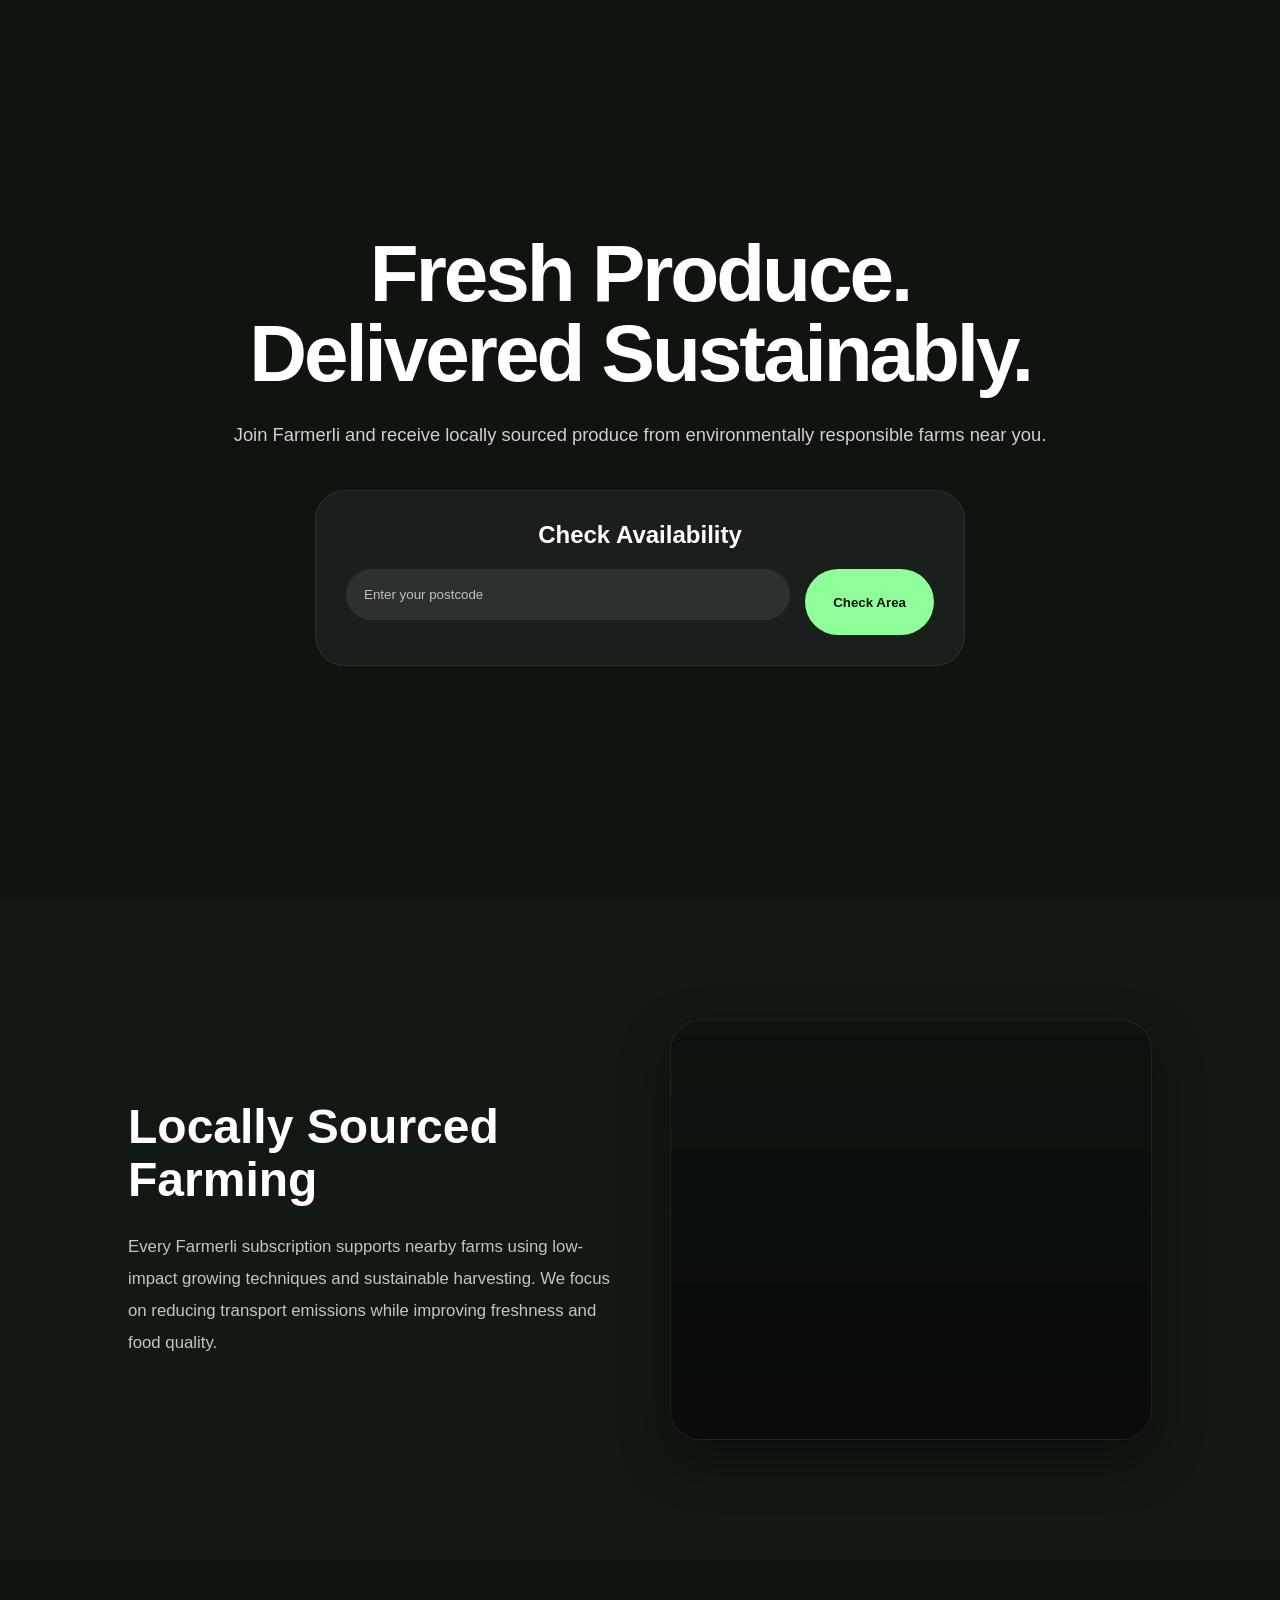
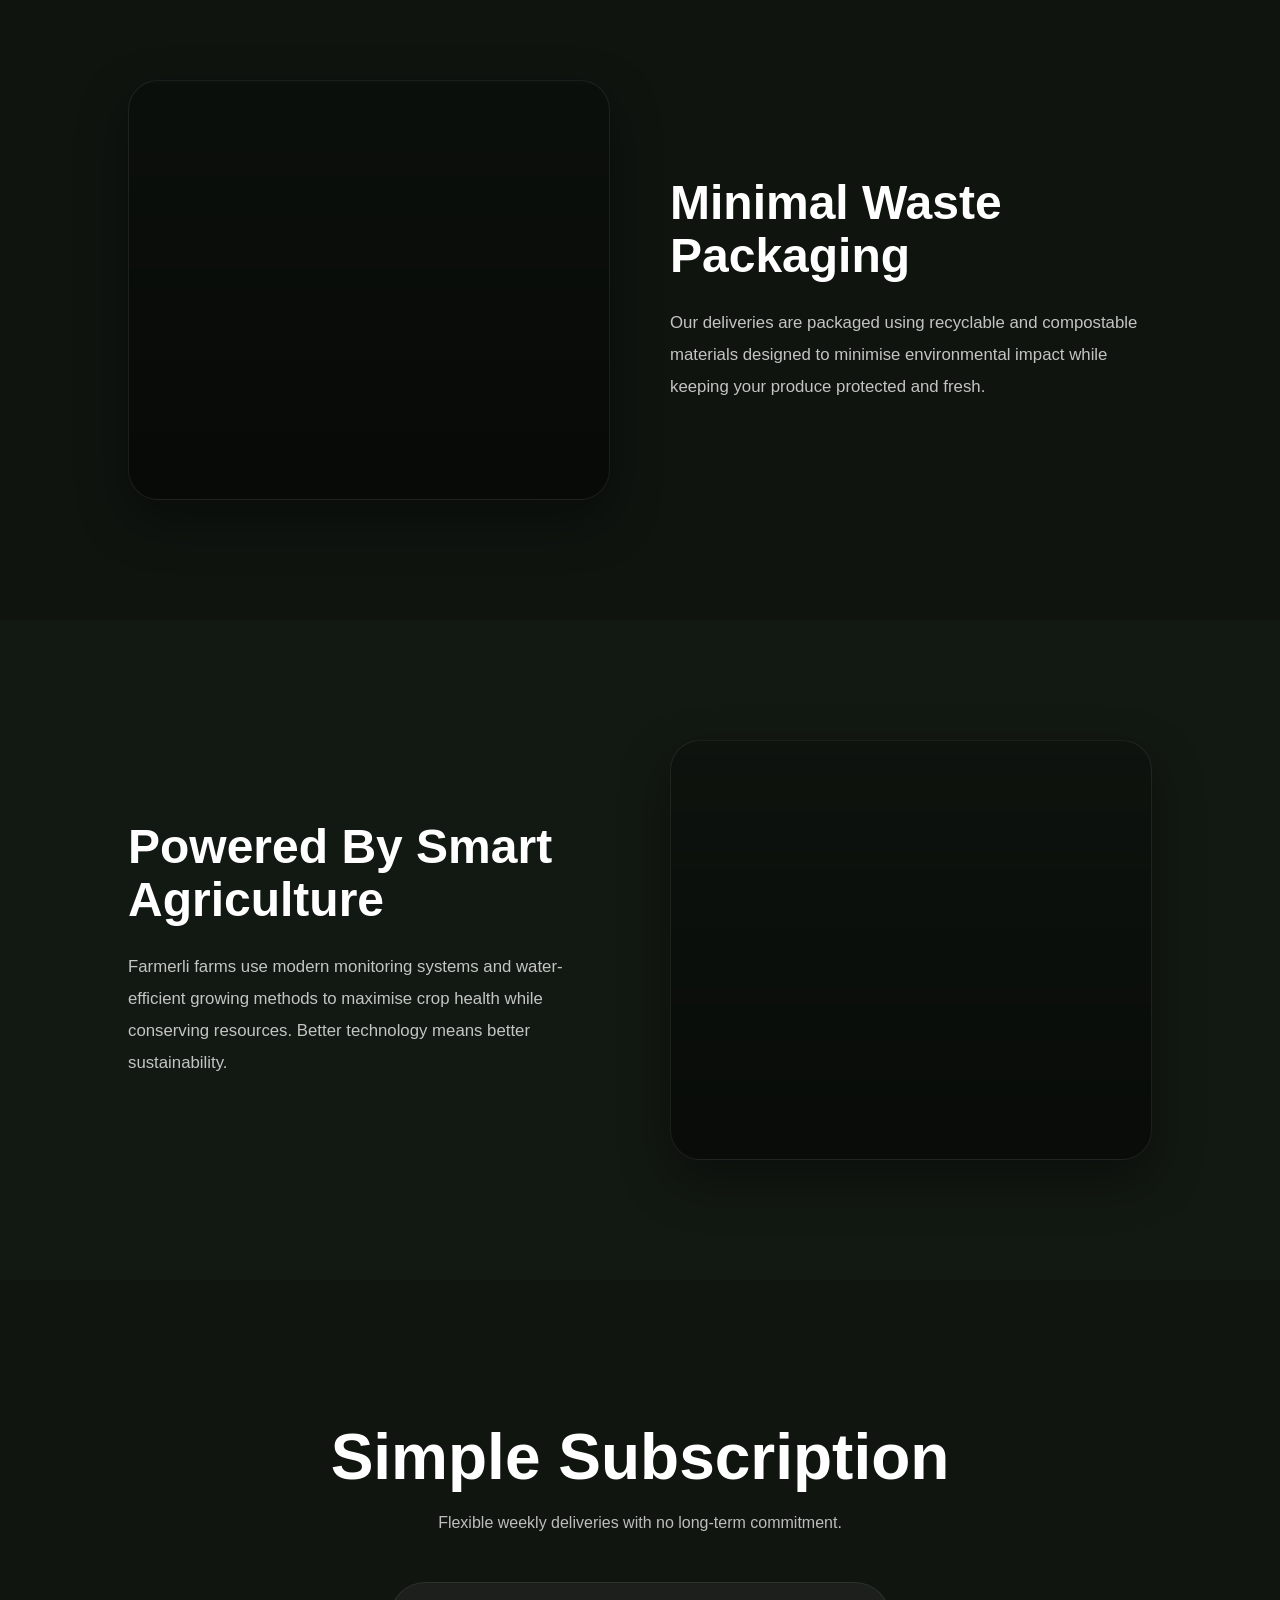
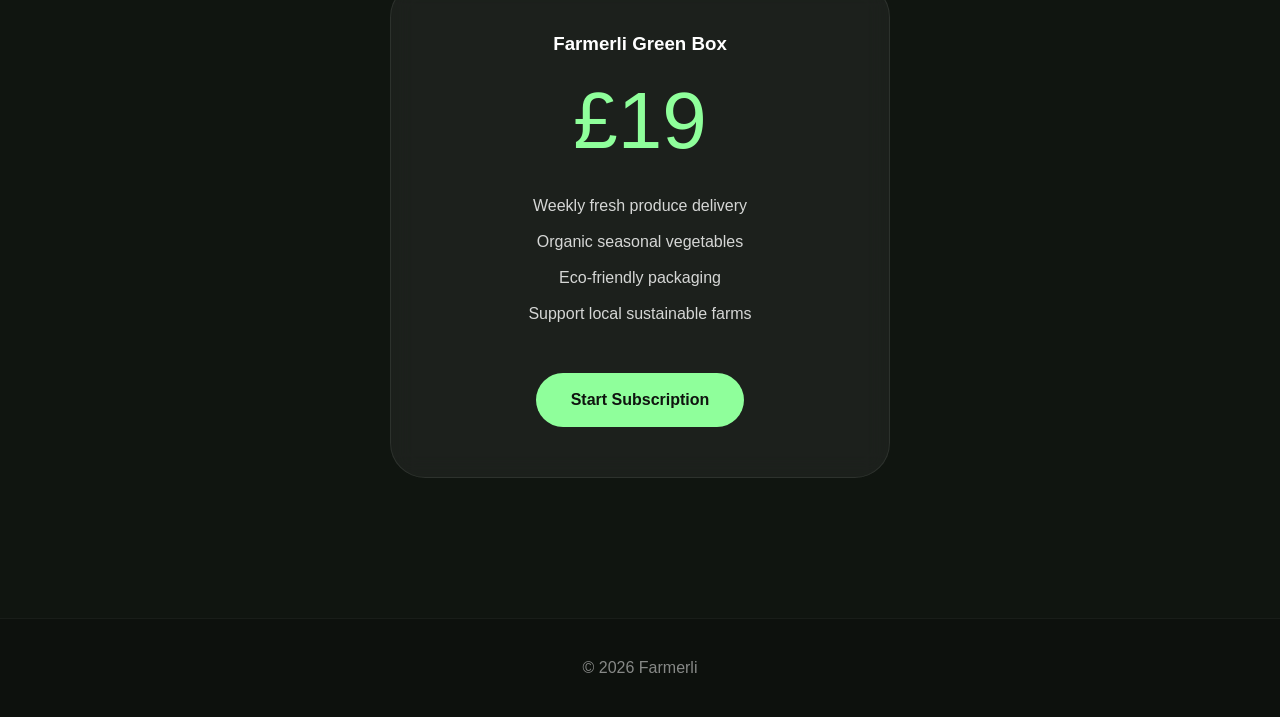
<file: subscribe.html>
<!DOCTYPE html>
<html lang="en">
<head>
  <meta charset="UTF-8">
  <meta name="viewport" content="width=device-width, initial-scale=1.0">

  <title>Farmerli — Subscribe</title>
  <link rel="stylesheet" href="styles.css">
</head>
<body>

<button class="menu-btn" onclick="toggleDrawer()">
    Menu
</button>

<nav class="drawer" id="drawer">
    <h2>Farmerli</h2>

    <a href="#">Home</a>
    <a href="#">About</a>
    <a href="#">Farming</a>
    <a href="#">Subscribe</a>
    <a href="#">Community</a>
    <a href="#">Contact</a>
</nav>

<section class="hero">

    <div class="hero-content">

        <h1>
        Fresh Produce.<br>
        <span>Delivered Sustainably.</span>
        </h1>

        <p>
        Join Farmerli and receive locally sourced produce from
        environmentally responsible farms near you.
        </p>

        <!-- POSTCODE CHECKER -->

        <div class="postcode-box">

        <h3>Check Availability</h3>

        <div class="postcode-form">

            <input
            type="text"
            id="postcodeInput"
            placeholder="Enter your postcode"
            >

            <button onclick="checkPostcode()">
            Check Area
            </button>

        </div>

        <div class="result" id="result">
            ✅ Great news — Farmerli is available in your area.
        </div>

        </div>
    </div>

</section>

<section class="info-section">

    <div class="info-text">

        <h2>Locally Sourced Farming</h2>

        <p>
        Every Farmerli subscription supports nearby farms using
        low-impact growing techniques and sustainable harvesting.
        We focus on reducing transport emissions while improving
        freshness and food quality.
        </p>

    </div>

    <div class="info-card"></div>

</section>

<section class="info-section">

    <div class="info-card"></div>

    <div class="info-text">
        <h2>Minimal Waste Packaging</h2>
        <p>
            Our deliveries are packaged using recyclable and compostable
            materials designed to minimise environmental impact while
            keeping your produce protected and fresh.
        </p>
    </div>

</section>

<section class="info-section">

    <div class="info-text">

        <h2>Powered By Smart Agriculture</h2>

        <p>
        Farmerli farms use modern monitoring systems and water-efficient
        growing methods to maximise crop health while conserving resources.
        Better technology means better sustainability.
        </p>

    </div>

    <div class="info-card"></div>

</section>

<section class="pricing">

    <h2>Simple Subscription</h2>

    <p>
        Flexible weekly deliveries with no long-term commitment.
    </p>

    <div class="plan">

        <h3>Farmerli Green Box</h3>

        <div class="price">£19</div>

        <ul>
            <li>Weekly fresh produce delivery</li>
            <li>Organic seasonal vegetables</li>
            <li>Eco-friendly packaging</li>
            <li>Support local sustainable farms</li>
        </ul>

        <a href="#" class="subscribe-btn">
        Start Subscription
        </a>

    </div>

</section>

<footer class="legal-copy">
    © 2026 Farmerli
</footer>

<script src="drawer.js"></script>
<script src="postcodeChecker.js"></script>
</body>
</html>
</file>
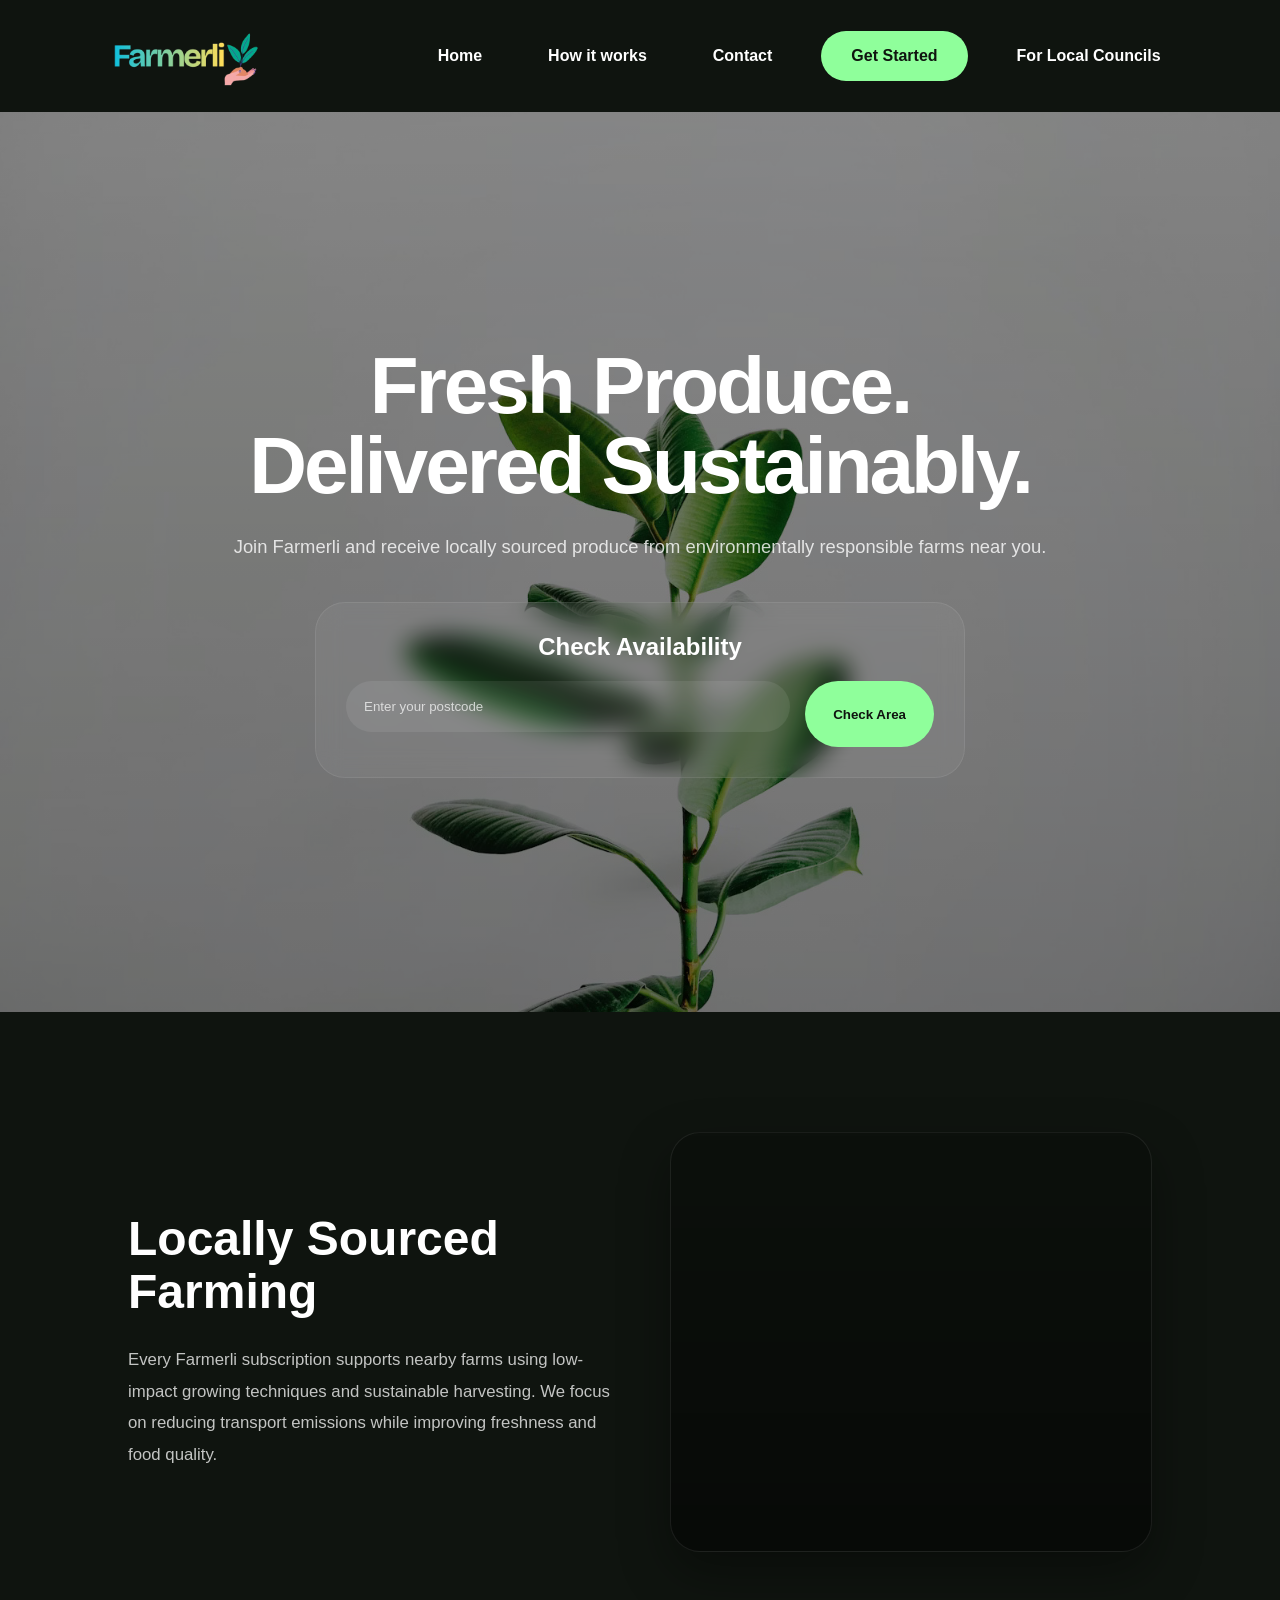
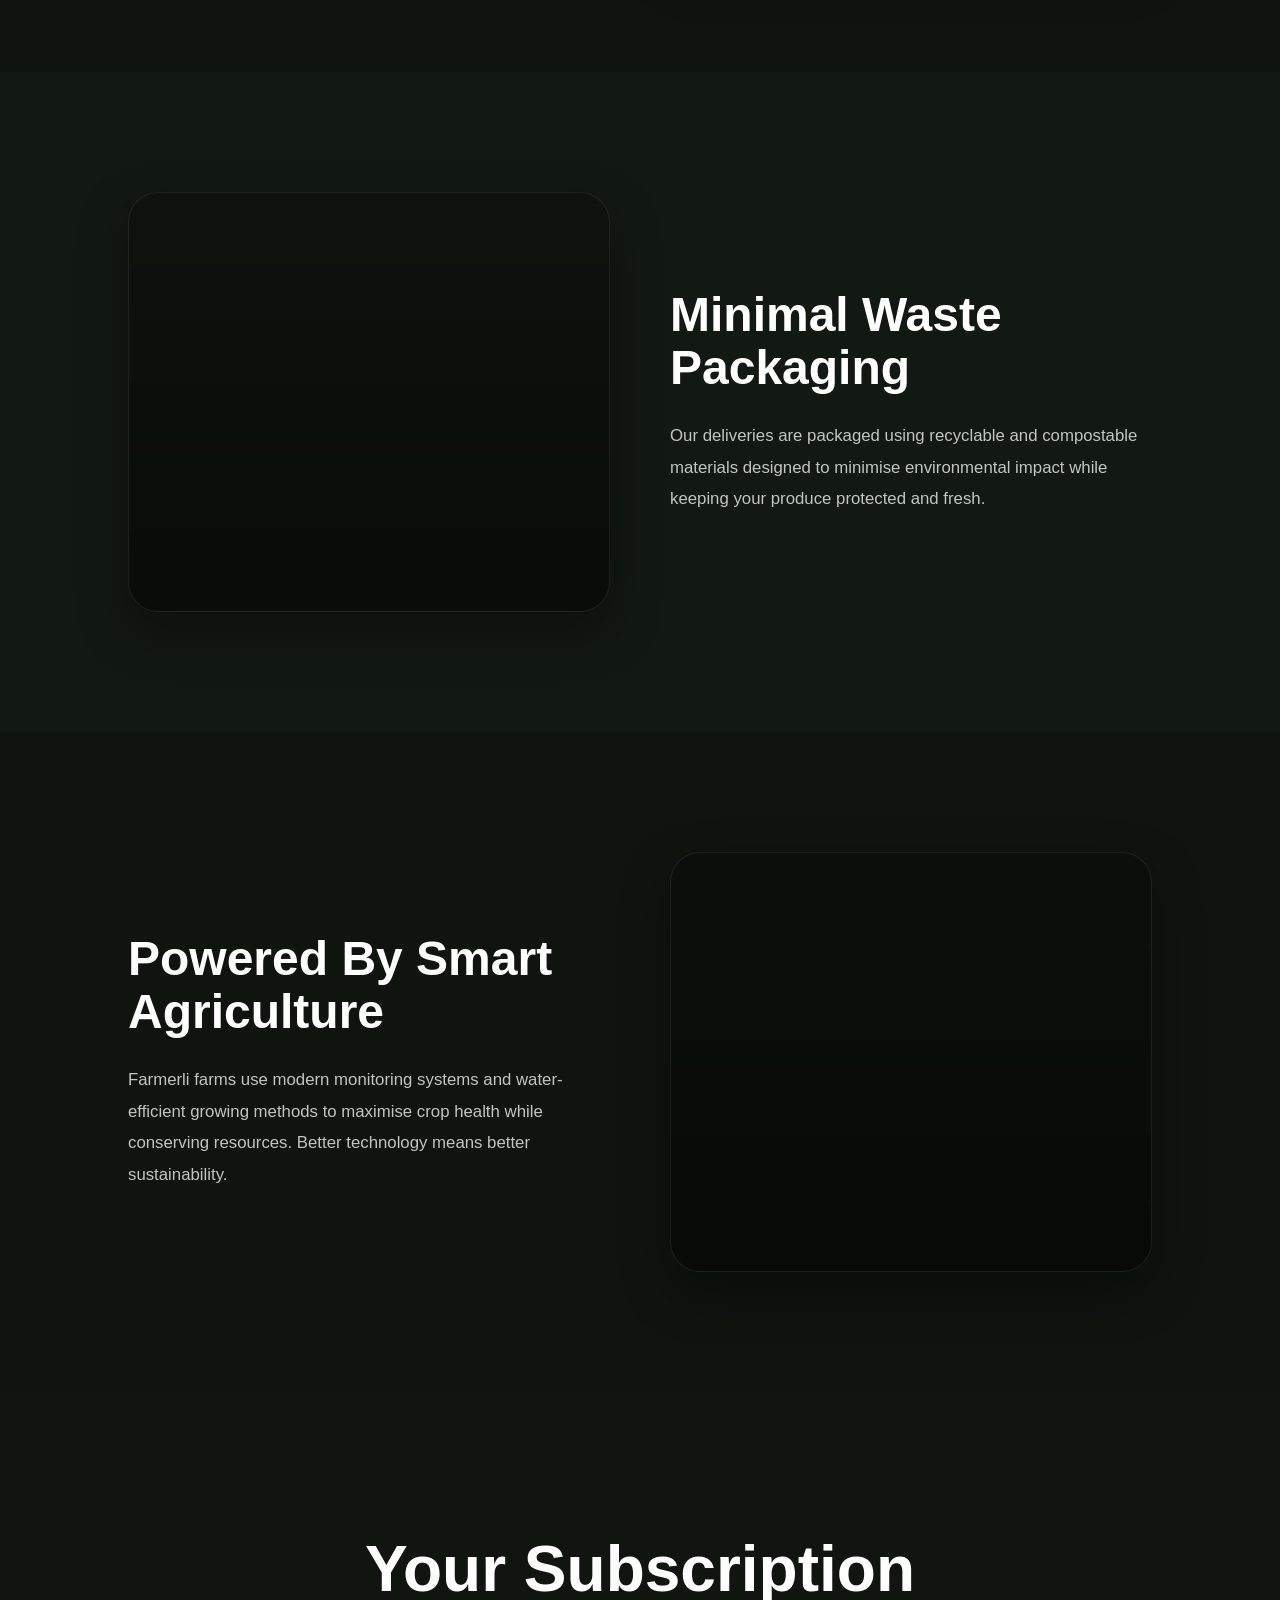
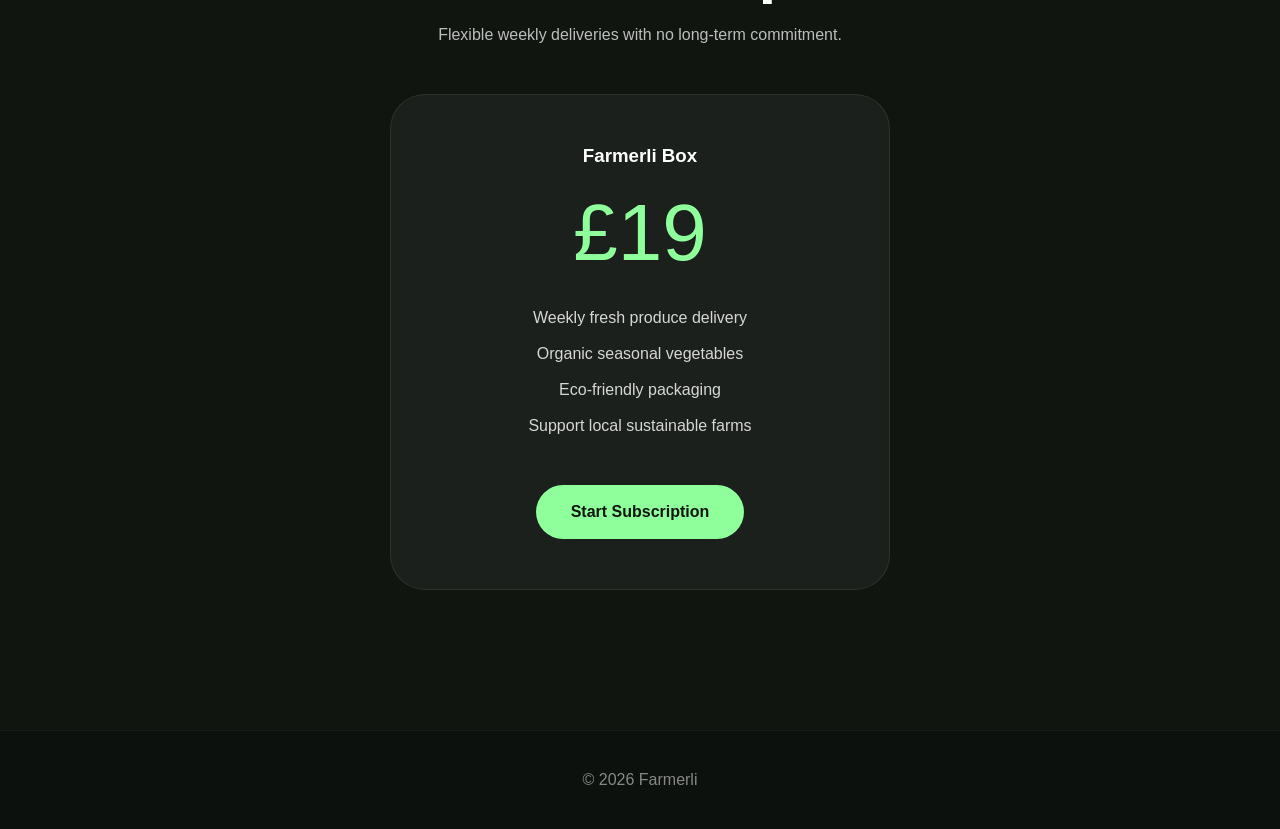
<file: subscription.html>
<!DOCTYPE html>
<html lang="en">
<head>
  <meta charset="UTF-8">
  <meta name="viewport" content="width=device-width, initial-scale=1.0">

  <title>Farmerli — Subscribe</title>
  <link rel="stylesheet" href="styles.css">
</head>
<body>

<button class="menu-btn" onclick="toggleDrawer()">
</button>

<div class="top">
  <img class="top-logo" src="images/farmerli_logo.png" alt="Farmerli Logo">
  <div class="top-links">
    <a href="index.html" class="top-btn">Home</a>
    <a href="how-it-works.html" class="top-btn">How it works</a>
    <a href="contact.html" class="top-btn">Contact</a>
    <a href="subscription.html" class="btn btn-primary">Get Started</a>
    <a class="top-btn" href="programmes.html">For Local Councils</a>
  </div>
</div>

<nav class="drawer" id="drawer">
  <img class="drawer-logo" src="images/farmerli_logo.png" alt="Farmerli Logo">

  <a href="index.html" class="drawer-btn">Home</a>
  <a href="how-it-works.html" class="drawer-btn">How it works</a>
  <a href="subscription.html" class="drawer-btn">Get Started</a>
  <a href="programmes.html" class="drawer-btn">For Local Councils</a>
  <a href="contact.html" class="drawer-btn">Contact</a>
</nav>

<section class="hero">
    <img
      class="hero-image"
      src="images/plant-hero.jpg"
      alt="Fresh produce and plants"
    >

    <div class="hero-overlay"></div>
    <div class="hero-content">

        <h1>
        Fresh Produce.<br>
        <span>Delivered Sustainably.</span>
        </h1>

        <p>
        Join Farmerli and receive locally sourced produce from
        environmentally responsible farms near you.
        </p>

        <!-- POSTCODE CHECKER -->

        <div class="postcode-box">

        <h3>Check Availability</h3>

        <div class="postcode-form">

            <input
            type="text"
            id="postcodeInput"
            placeholder="Enter your postcode"
            >

            <button onclick="checkPostcode()">
            Check Area
            </button>

        </div>

        <div class="result" id="result">

            <div class="result-icon">
                ✓
            </div>

            <div class="result-content">
                <h3>Farmerli is available in your area</h3>

                <p>
                You can now choose a flexible produce plan and start receiving
                fresh imperfect fruit & veg directly from local farms.
                </p>

                <button
                class="btn btn-primary result-btn"
                onclick="window.location.href='plan-selection.html'">

                View Available Plans

                </button>
            </div>

            </div>

        </div>
    </div>

</section>

<section class="info-section">

    <div class="info-text">

        <h2>Locally Sourced Farming</h2>

        <p>
        Every Farmerli subscription supports nearby farms using
        low-impact growing techniques and sustainable harvesting.
        We focus on reducing transport emissions while improving
        freshness and food quality.
        </p>

    </div>

    <div class="info-card"></div>

</section>

<section class="info-section">

    <div class="info-card"></div>

    <div class="info-text">
        <h2>Minimal Waste Packaging</h2>
        <p>
            Our deliveries are packaged using recyclable and compostable
            materials designed to minimise environmental impact while
            keeping your produce protected and fresh.
        </p>
    </div>

</section>

<section class="info-section">

    <div class="info-text">

        <h2>Powered By Smart Agriculture</h2>

        <p>
        Farmerli farms use modern monitoring systems and water-efficient
        growing methods to maximise crop health while conserving resources.
        Better technology means better sustainability.
        </p>

    </div>

    <div class="info-card"></div>

</section>

<section class="pricing">

    <h2>Your Subscription</h2>

    <p>
        Flexible weekly deliveries with no long-term commitment.
    </p>

    <div class="plan">

        <h3>Farmerli Box</h3>

        <div class="price">£19</div>

        <ul>
            <li>Weekly fresh produce delivery</li>
            <li>Organic seasonal vegetables</li>
            <li>Eco-friendly packaging</li>
            <li>Support local sustainable farms</li>
        </ul>

        <a href="#" class="subscribe-btn">
        Start Subscription
        </a>

    </div>

</section>

<footer class="legal-copy">
    © 2026 Farmerli
</footer>

<script src="javascript/drawer.js"></script>
<script src="javascript/postcode_checker.js"></script>
</body>
</html>
</file>
<file: styles.css>
* {
  margin: 0;
  padding: 0;
  box-sizing: border-box;
  font-family: Arial, Helvetica, sans-serif;
}

html {
  scroll-behavior:smooth;
}

body {
  background: #0f140f;
  color: white;
  overflow-x: hidden;
}

.menu-btn {
  position: fixed;
  top: 25px;
  left: 25px;
  z-index: 1001;

  display: none;
  align-items: center;
  gap: 14px;

  padding: 14px 22px;

  border: 1px solid rgba(255,255,255,0.15);
  border-radius: 16px;

  background: rgba(255,255,255,0.08);
  backdrop-filter: blur(8px);

  color: white;
  font-size: 1rem;
  font-weight: 600;

  cursor: pointer;
  transition: 0.3s;
}

.menu-btn::before {
  content: "☰";
  font-size: 1.4rem;
  line-height: 1;
}

.menu-btn:hover {
  background: rgba(255,255,255,0.15);
}

.drawer {
  position: fixed;
  top: 0;
  left: -280px;
  width: 280px;
  height: 100%;
  background: rgba(15, 20, 15, 0.98);
  backdrop-filter: blur(10px);
  padding: 100px 35px;
  transition: 0.4s ease;
  z-index: 1000;
  border-right: 1px solid rgba(255,255,255,0.08);
}

.drawer.active {
  left: 0;
}

.drawer h2 {
  color: #8fff9b;
  margin-bottom: 40px;
  font-size: 2.4rem;
}

.drawer-btn {
  display: block;
  color: white;
  text-decoration: none;
  margin: 22px 0;
  font-size: 1.2rem;
  border-radius: 8px;
  padding: 12px 10px;
  -webkit-tap-highlight-color: transparent;
  user-select: none;
}

.drawer-btn:active {
  color: #8fff9b;
  background: rgba(255, 255, 255, 0.12);
  transform: translateY(2px);
}

.hero {
  position: relative;

  min-height: 100vh;

  display: flex;
  align-items: center;
  justify-content: center;

  overflow: hidden;
  text-align: center;
  padding: 40px;
}

.hero-image {
  position: absolute;
  inset: 0;

  width: 100%;
  height: 100%;

  object-fit: cover;

  z-index: 0;
}

.hero-overlay {
  position: absolute;
  inset: 0;

  background:
    linear-gradient(
      rgba(0,0,0,0.45),
      rgba(0,0,0,0.55)
    );

  z-index: 1;
}

.hero-content {
  position: relative;
  z-index: 2;

  max-width: 850px;
}



.hero h1 {
  font-size: 5rem;
  font-weight: 800;
  line-height: 1;
  margin-bottom: 25px;
  letter-spacing: -3px;
}

.green-highlight {
  color: #8fff9b;
}

.hero p {
  font-size: 1.15rem;
  line-height: 1.7;
  color: rgba(255,255,255,0.8);
  margin-bottom: 40px;
}

.council-hero {
  background:
    linear-gradient(rgba(0,0,0,0.6), rgba(0,0,0,0.72)),
    url("https://images.unsplash.com/photo-1464226184884-fa280b87c399?q=80&w=1600&auto=format&fit=crop");

  background-size: cover;
  background-position: center;
}

.hero-buttons {
  display: flex;
  justify-content: center;
  gap: 20px;
  flex-wrap: wrap;
}

.btn {
  padding: 16px 30px;
  border-radius: 50px;
  text-decoration: none;
  font-weight: bold;
  transition: 0.3s;
}

.btn-primary {
  background: #8fff9b;
  color: #0f140f;
}

.btn-primary:hover {
  transform: translateY(-3px);
  box-shadow: 0 10px 30px rgba(143,255,155,0.35);
}

.btn-secondary {
  border: 1px solid rgba(255,255,255,0.2);
  color: white;
  background: rgba(255,255,255,0.05);
  backdrop-filter: blur(8px);
}

.btn-secondary:hover {
  background: rgba(255,255,255,0.12);
}

.top-btn {
  color: white;
  text-decoration: none;
  font-weight: 600;
  padding: 10px 16px;
  border: solid rgba(0, 0, 0, 0) 1px;
  transition: 0.3s;
}

.top-btn:hover {
  border: 1px solid rgba(255,255,255,0.15);
  border-radius: 50px;
  transform: translateY(-4px);
  background: rgba(255,255,255,0.06);
}

.top {
  padding: 25px 8%;
  display: flex;
  justify-content: space-between;
  align-items: center;
}

.top-links {
  display: flex;
  align-items: center;
  gap: 2rem;
}

.top-logo {
  color: #8fff9b;
  width: 160px;
  letter-spacing: -1px;
  font-size: 1.4rem;
}

.drawer-logo {
  color: #8fff9b;
  width: 240px;
  letter-spacing: -1px;
  font-size: 1.4rem;
}

.top-right-btn {
  color: white;
  text-decoration: none;
  padding: 10px 16px;
  border-radius: 12px;
  border: 1px solid rgba(255,255,255,0.15);
  background: rgba(255,255,255,0.06);
  transition: 0.3s;
}

.top-right-btn:hover {
  background: rgba(255,255,255,0.12);
}

.features {
  padding: 100px 8%;
  display: grid;
  grid-template-columns: repeat(auto-fit, minmax(260px, 1fr));
  gap: 30px;
  background: #121812;
}

.card {
  background: rgba(255,255,255,0.04);
  border: 1px solid rgba(255,255,255,0.08);
  border-radius: 24px;
  padding: 35px;
  transition: 0.35s;
}

.card:hover {
  transform: translateY(-8px);
  background: rgba(255,255,255,0.06);
}

.card h3 {
  font-size: 1.4rem;
  margin-bottom: 15px;
  color: #8fff9b;
}

.card p {
  color: rgba(255,255,255,0.75);
  line-height: 1.7;
}

.postcode-box {
  margin:auto;
  max-width:650px;

  background:rgba(255,255,255,0.05);
  border:1px solid rgba(255,255,255,0.08);

  padding:30px;
  border-radius:30px;

  backdrop-filter:blur(12px);
}

.postcode-box h3 {
  margin-bottom:20px;
  font-size:1.5rem;
}

.postcode-form {
  display:flex;
  gap:15px;
  flex-wrap:wrap;
  justify-content:center;
}

.postcode-form input {
  flex:1;
  min-width:220px;
  padding:18px;
  border:none;
  border-radius:50px;
  background:rgba(255,255,255,0.08);
  color:white;
  outline:none;
}

.postcode-form input::placeholder {
  color: rgba(255,255,255,0.7);
}

.postcode-form button {
  padding:18px 28px;
  border:none;
  border-radius:50px;
  background:#8fff9b;
  color:#0f140f;
  font-weight:bold;
  cursor:pointer;
  transition:0.3s;
}

.postcode-form button:hover {
  transform:translateY(-2px);
  box-shadow:0 10px 25px rgba(143,255,155,0.35);
}

.result {
  margin-top: 35px;

  display: none;
  align-items: center;
  gap: 28px;

  padding: 35px;

  border-radius: 30px;

  background:
    linear-gradient(
      135deg,
      rgba(143,255,155,0.12),
      rgba(255,255,255,0.04)
    );

  border: 1px solid rgba(143,255,155,0.18);

  backdrop-filter: blur(14px);

  box-shadow:
    0 20px 50px rgba(0,0,0,0.35);

  animation: resultReveal 0.5s ease;
}

.result-icon {
  min-width: 90px;
  height: 90px;

  display: flex;
  align-items: center;
  justify-content: center;

  border-radius: 50%;

  background: #8fff9b;
  color: #0f140f;

  font-size: 2.5rem;
  font-weight: bold;

  box-shadow:
    0 10px 30px rgba(143,255,155,0.35);
}

.result-content {
  flex: 1;
}

.result-content h3 {
  font-size: 2rem;
  margin-bottom: 12px;
  color: white;
  line-height: 1.1;
}

.result-content p {
  color: rgba(255,255,255,0.75);
  line-height: 1.8;
  margin-bottom: 24px;
  max-width: 560px;
}

.result-btn {
  font-size: 1rem;
  padding: 18px 34px;

  border: none;
  cursor: pointer;
}

.result-btn:hover {
  transform: translateY(-3px) scale(1.02);

  box-shadow:
    0 12px 35px rgba(143,255,155,0.35);
}

@keyframes resultReveal {
  from {
    opacity: 0;
    transform: translateY(25px);
  }

  to {
    opacity: 1;
    transform: translateY(0);
  }
}

.info-section {
  padding:120px 10%;
  display:grid;
  grid-template-columns:1fr 1fr;
  gap:60px;
  align-items:center;
}

.info-section:nth-child(even) {
  background:#121812;
}

.info-text h2 {
  font-size:3rem;
  margin-bottom:25px;
  line-height:1.1;
}

.info-text p {
  color:rgba(255,255,255,0.75);
  line-height:1.9;
  font-size:1.05rem;
}

.info-card {
  height:420px;

  border-radius:30px;

  background:
  linear-gradient(rgba(0,0,0,0.2), rgba(0,0,0,0.5)),
  url("https://images.unsplash.com/photo-1500937386664-56d1dfef3854?q=80&w=1200&auto=format&fit=crop");

  background-size:cover;
  background-position:center;

  border:1px solid rgba(255,255,255,0.08);

  box-shadow:
  0 20px 50px rgba(0,0,0,0.35);
}

.pricing{
  padding:140px 10%;
  text-align:center;
  background:#101510;
}

.pricing h2{
  font-size:4rem;
  margin-bottom:20px;
}

.pricing p {
  color:rgba(255,255,255,0.72);
  margin-bottom:50px;
}

.plan {
  max-width:500px;
  margin:auto;

  background:rgba(255,255,255,0.05);
  border:1px solid rgba(255,255,255,0.08);

  padding:50px;
  border-radius:35px;

  backdrop-filter:blur(12px);
}

.price {
  font-size:5rem;
  color:#8fff9b;
  margin:20px 0;
}

.plan ul {
  list-style:none;
  margin:30px 0;
}

.plan li {
  margin:18px 0;
  color:rgba(255,255,255,0.82);
}

.subscribe-btn {
  display:inline-block;
  margin-top:20px;

  padding:18px 35px;

  border-radius:50px;

  background:#8fff9b;
  color:#0f140f;

  text-decoration:none;
  font-weight:bold;

  transition:0.3s;
}

.subscribe-btn:hover {
  transform:translateY(-3px);
  box-shadow:0 12px 30px rgba(143,255,155,0.35);
}

.contact {
  padding: 100px 8%;
  display: flex;
  justify-content: center;
}

.form-box {
  width: 100%;
  max-width: 700px;

  background: rgba(255,255,255,0.05);
  border: 1px solid rgba(255,255,255,0.08);

  border-radius: 30px;
  padding: 40px;

  backdrop-filter: blur(12px);
}

.form-box h2 {
  margin-bottom: 25px;
  font-size: 2rem;
}

.form-box p {
  margin-bottom: 30px;
  color: rgba(255,255,255,0.7);
  line-height: 1.6;
}

.row {
  display: grid;
  grid-template-columns: 1fr 1fr;
  gap: 15px;
}

input, textarea {
  width: 100%;
  padding: 16px;
  margin-bottom: 15px;

  border-radius: 14px;
  border: 1px solid rgba(255,255,255,0.12);

  background: rgba(255,255,255,0.06);
  color: white;

  outline: none;
}

textarea {
  min-height: 140px;
  resize: none;
}

input::placeholder,
textarea::placeholder {
  color: rgba(255,255,255,0.6);
}

/* =========================
   HOW IT WORKS PAGE
========================== */

.hiw-hero {
  min-height: 70vh;
  display: flex;
  align-items: center;
  justify-content: center;
  text-align: center;
  padding: 80px 8%;
  background:
    linear-gradient(rgba(0,0,0,0.55), rgba(0,0,0,0.7)),
    url("https://images.unsplash.com/photo-1464226184884-fa280b87c399?q=80&w=1600&auto=format&fit=crop");
  background-size: cover;
  background-position: center;
}

.hiw-hero-content {
  max-width: 850px;
}

.hiw-hero h1 {
  font-size: 4.5rem;
  margin-bottom: 20px;
  letter-spacing: -2px;
}

.hiw-hero p {
  color: rgba(255,255,255,0.8);
  font-size: 1.1rem;
  line-height: 1.7;
}

.hiw-steps {
  padding: 100px 8%;
  display: grid;
  grid-template-columns: repeat(auto-fit, minmax(260px, 1fr));
  gap: 30px;
  background: #121812;
}

.hiw-card {
  background: rgba(255,255,255,0.04);
  border: 1px solid rgba(255,255,255,0.08);
  border-radius: 24px;
  padding: 30px;
  transition: 0.3s;
}

.hiw-card:hover {
  transform: translateY(-6px);
  background: rgba(255,255,255,0.06);
}

.hiw-card h3 {
  color: #8fff9b;
  margin-bottom: 12px;
  font-size: 1.3rem;
}

.hiw-card p {
  color: rgba(255,255,255,0.75);
  line-height: 1.7;
}

.hiw-impact {
  padding: 120px 8%;
  background: #0f140f;
  text-align: center;
}

.hiw-impact-box {
  max-width: 900px;
  margin: auto;
}

.hiw-impact h2 {
  font-size: 3rem;
  margin-bottom: 20px;
}

.hiw-impact p {
  color: rgba(255,255,255,0.75);
  margin-bottom: 50px;
  line-height: 1.7;
}

.hiw-stats {
  display: grid;
  grid-template-columns: repeat(auto-fit, minmax(200px, 1fr));
  gap: 25px;
}

.hiw-stats div {
  padding: 25px;
  border-radius: 20px;
  background: rgba(255,255,255,0.04);
  border: 1px solid rgba(255,255,255,0.08);
}

.hiw-stats .positive {
  color: #8fff9b;
  margin-bottom: 10px;
}

.hiw-stats .negative {
  color: #ff8f8f;
  margin-bottom: 10px;
}



.legal-copy {
  padding: 40px;
  text-align: center;
  color: rgba(255,255,255,0.5);
  background: #0d110d;
  border-top: 1px solid rgba(255,255,255,0.05);
}

footer {
  padding:40px;
  text-align:center;
  color:rgba(255,255,255,0.5);
  border-top:1px solid rgba(255,255,255,0.06);
  background:#0d110d;
}

/* =========================
   HOW IT WORKS FLOW (FULL WIDTH)
========================== */

.hiw-flow {
  display: flex;
  flex-direction: column;
}

.hiw-row {
  display: flex;
  align-items: stretch;

  min-height: 100vh;

  padding: 0;
  background: #121812;
  overflow: hidden;
}

.hiw-row:nth-child(even) {
  background: #0f140f;
}

.hiw-row.reverse {
  flex-direction: row-reverse;
}

.hiw-text {
  flex: 1;
  display: flex;
  flex-direction: column;
  justify-content: center;

  padding: 120px 8%;
  max-width: 600px;
  z-index: 2;
}

.hiw-text h3 {
  font-size: 2.2rem;
  color: #8fff9b;
  margin-bottom: 20px;
}

.hiw-text p {
  color: rgba(255,255,255,0.75);
  line-height: 1.8;
  font-size: 1.05rem;
}

.hiw-image {
  flex: 1;
  min-height: 100%;

  background-size: cover;
  background-position: center;

  position: relative;
}

.hiw-row .hiw-image {
  clip-path: ellipse(100% 100% at 100% 50%);
}

.hiw-row.reverse .hiw-image {
  clip-path: ellipse(100% 100% at 0% 50%);
}

.hiw-row.reverse {
  flex-direction: row-reverse;
}

/* =========================================
   PLAN PAGE
========================================= */

.plans-hero {
  min-height: 60vh;

  display: flex;
  align-items: center;
  justify-content: center;

  text-align: center;
  padding: 120px 8% 80px;

  background:
    linear-gradient(rgba(0,0,0,0.55), rgba(0,0,0,0.65)),
    url("https://images.unsplash.com/photo-1542838132-92c53300491e?q=80&w=1600&auto=format&fit=crop");

  background-size: cover;
  background-position: center;
}

.plans-hero-content {
  max-width: 800px;
}

.plans-hero h1 {
  font-size: 5rem;
  margin-bottom: 25px;
  line-height: 1;
  letter-spacing: -3px;
}

.plans-hero p {
  font-size: 1.1rem;
  color: rgba(255,255,255,0.78);
  line-height: 1.8;
}

/* =========================================
   PLAN CARDS
========================================= */

.plan-selection {
  padding: 100px 8%;

  display: grid;
  grid-template-columns: repeat(auto-fit, minmax(320px, 1fr));

  gap: 35px;
  background: #121812;
}

.plan-card {
  position: relative;

  background: rgba(255,255,255,0.05);
  border: 1px solid rgba(255,255,255,0.08);

  border-radius: 35px;
  padding: 50px;

  backdrop-filter: blur(12px);

  transition: 0.35s;
}

.plan-card:hover {
  transform: translateY(-8px);
  background: rgba(255,255,255,0.06);
}

.featured-plan {
  border: 1px solid rgba(143,255,155,0.4);
  box-shadow: 0 20px 40px rgba(143,255,155,0.08);
}

.plan-badge {
  position: absolute;
  top: 25px;
  right: 25px;

  background: #8fff9b;
  color: #0f140f;

  padding: 8px 14px;
  border-radius: 50px;

  font-size: 0.75rem;
  font-weight: bold;
}

.plan-card h2 {
  font-size: 2rem;
  margin-bottom: 20px;
}

.plan-price {
  font-size: 4rem;
  color: #8fff9b;
  margin-bottom: 20px;
  font-weight: bold;
}

.plan-price span {
  font-size: 1rem;
  color: rgba(255,255,255,0.6);
}

.plan-description {
  color: rgba(255,255,255,0.72);
  line-height: 1.8;
  margin-bottom: 30px;
}

.plan-features {
  list-style: none;
  margin-bottom: 40px;
}

.plan-features li {
  margin: 18px 0;
  color: rgba(255,255,255,0.82);
}

/* =========================================
   INFO SECTION
========================================= */

.plan-info {
  padding: 100px 8%;

  display: grid;
  grid-template-columns: repeat(auto-fit, minmax(300px, 1fr));

  gap: 30px;

  background: #101510;
}

.info-box {
  background: rgba(255,255,255,0.04);
  border: 1px solid rgba(255,255,255,0.08);

  border-radius: 30px;
  padding: 40px;
}

.info-box h3 {
  color: #8fff9b;
  margin-bottom: 18px;
  font-size: 1.5rem;
}

.info-box p {
  color: rgba(255,255,255,0.75);
  line-height: 1.8;
}

/* =========================================
   MOBILE
========================================= */

@media (max-width: 768px) {

  .plans-hero h1 {
    font-size: 3.2rem;
  }

  .plan-selection {
    grid-template-columns: 1fr;
    padding: 80px 6%;
  }

  .plan-card {
    padding: 35px;
  }

  .plan-price {
    font-size: 3.2rem;
  }

  .plan-info {
    grid-template-columns: 1fr;
    padding: 80px 6%;
  }
}

/* =========================================
   CHECKOUT HERO
========================================= */

.checkout-hero {
  min-height: 45vh;

  display: flex;
  align-items: center;
  justify-content: center;

  text-align: center;
  padding: 120px 8% 80px;

  background:
    linear-gradient(rgba(0,0,0,0.55), rgba(0,0,0,0.65)),
    url("https://images.unsplash.com/photo-1542838132-92c53300491e?q=80&w=1600&auto=format&fit=crop");

  background-size: cover;
  background-position: center;
}

.checkout-hero-content {
  max-width: 750px;
}

.checkout-hero h1 {
  font-size: 4.8rem;
  line-height: 1;
  margin-bottom: 25px;
  letter-spacing: -3px;
}

.checkout-hero p {
  font-size: 1.1rem;
  line-height: 1.8;
  color: rgba(255,255,255,0.78);
}

/* =========================================
   CHECKOUT LAYOUT
========================================= */

.checkout-section {
  padding: 100px 8%;

  display: grid;
  grid-template-columns: 1.2fr 0.8fr;
  gap: 35px;

  background: #121812;
}

/* =========================================
   FORM
========================================= */

.checkout-form-box {
  background: rgba(255,255,255,0.05);
  border: 1px solid rgba(255,255,255,0.08);

  border-radius: 35px;
  padding: 45px;

  backdrop-filter: blur(12px);
}

.checkout-form-box h2 {
  font-size: 2rem;
  margin-bottom: 35px;
}

.checkout-row {
  display: grid;
  grid-template-columns: 1fr 1fr;
  gap: 15px;
}

.checkout-form-box input {
  width: 100%;

  padding: 18px;
  margin-bottom: 18px;

  border-radius: 16px;
  border: 1px solid rgba(255,255,255,0.12);

  background: rgba(255,255,255,0.06);
  color: white;

  outline: none;
}

.checkout-form-box input::placeholder {
  color: rgba(255,255,255,0.6);
}

.fake-checkbox {
  display: flex;
  align-items: center;
  gap: 12px;

  margin: 15px 0 30px;
}

.fake-checkbox label {
  color: rgba(255,255,255,0.72);
}

.checkout-btn {
  width: 100%;

  padding: 18px;

  border: none;
  border-radius: 50px;

  background: #8fff9b;
  color: #0f140f;

  font-size: 1rem;
  font-weight: bold;

  cursor: pointer;
  transition: 0.3s;
}

.checkout-btn:hover {
  transform: translateY(-3px);
  box-shadow: 0 12px 30px rgba(143,255,155,0.35);
}

.demo-note {
  margin-top: 20px;
  text-align: center;
  color: rgba(255,255,255,0.55);
  font-size: 0.95rem;
}

/* =========================================
   SUMMARY
========================================= */

.summary-box {
  display: flex;
  flex-direction: column;
  gap: 25px;
}

.summary-card,
.summary-info {
  background: rgba(255,255,255,0.05);
  border: 1px solid rgba(255,255,255,0.08);

  border-radius: 35px;
  padding: 35px;

  backdrop-filter: blur(12px);
}

.summary-box h2 {
  font-size: 2rem;
  margin-bottom: 25px;
}

.summary-top {
  display: flex;
  justify-content: space-between;
  gap: 20px;
}

.summary-top h3 {
  margin-bottom: 8px;
}

.summary-top p {
  color: rgba(255,255,255,0.65);
}

.summary-price {
  color: #8fff9b;
  font-size: 1.5rem;
  font-weight: bold;
}

.summary-divider {
  height: 1px;
  background: rgba(255,255,255,0.08);
  margin: 25px 0;
}

.summary-row,
.summary-total {
  display: flex;
  justify-content: space-between;

  margin: 14px 0;
}

.summary-row {
  color: rgba(255,255,255,0.72);
}

.summary-total {
  font-size: 1.15rem;
  font-weight: bold;
}

.summary-info h4 {
  color: #8fff9b;
  margin-bottom: 20px;
  font-size: 1.2rem;
}

.summary-info ul {
  list-style: none;
}

.summary-info li {
  margin: 16px 0;
  color: rgba(255,255,255,0.8);
}

/* =========================
    MOBILE
========================== */

  @media (max-width: 768px) {
    .hero h1 {
      font-size: 3.2rem;
    }

    .hero p {
      font-size: 1rem;
    }

    .info-section{
      grid-template-columns:1fr;
    }

    .info-text h2{
      font-size:2.3rem;
    }

    .pricing h2{
      font-size:3rem;
    }

    .price{
      font-size:4rem;
    }

    .menu-btn {
      display: flex;
    }

    .top {
      display: none;
    }

    .drawer {
      inset: 0;
      width: 100vw;
      height: 100vh;

      left: -100vw;

      display: flex;
      flex-direction: column;
      justify-content: center;
      align-items: center;

      padding: 0;

      border-right: none;

      text-align: center;
      overflow: hidden;
    }

    .drawer.active {
      left: 0;
    }

    .drawer h2 {
      margin-bottom: 60px;
      font-size: 3rem;
    }

    .drawer-btn {
      margin: 18px 0;
      font-size: 1.5rem;
    }

    .features {
      grid-template-columns: 1fr;
    }

    .row {
      grid-template-columns: 1fr;
    }

    .form-box {
      padding: 25px;
    }

    .hiw-row,
    .hiw-row.reverse {
      flex-direction: column;
      text-align: center;
      min-height: auto;
    }

    .hiw-image {
      width: 100%;
      height: 280px;
    }

    .hiw-text h3 {
      font-size: 1.8rem;
    }


  .checkout-section {
    grid-template-columns: 1fr;
  }

  .checkout-hero h1 {
    font-size: 3.2rem;
  }

  .checkout-row {
    grid-template-columns: 1fr;
  }

  .checkout-form-box,
  .summary-card,
  .summary-info {
    padding: 28px;
  }
}
</file>
